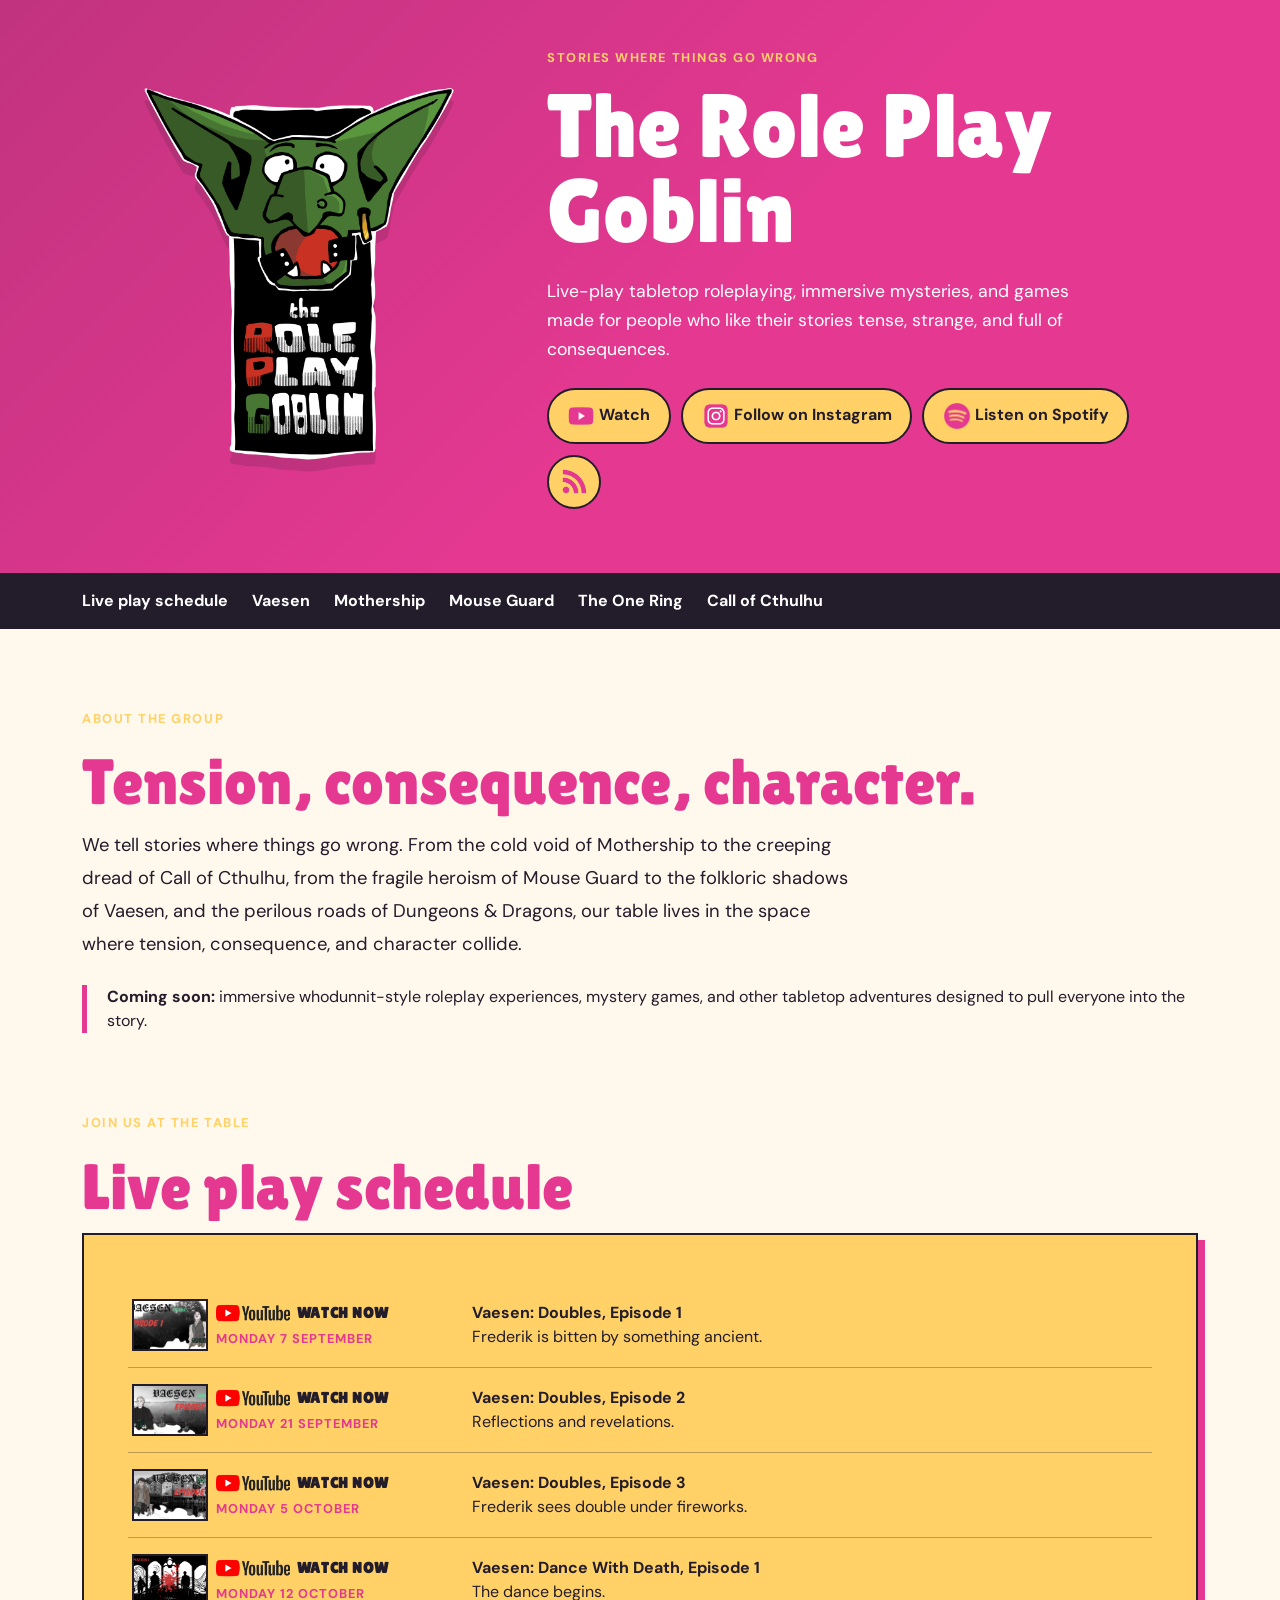
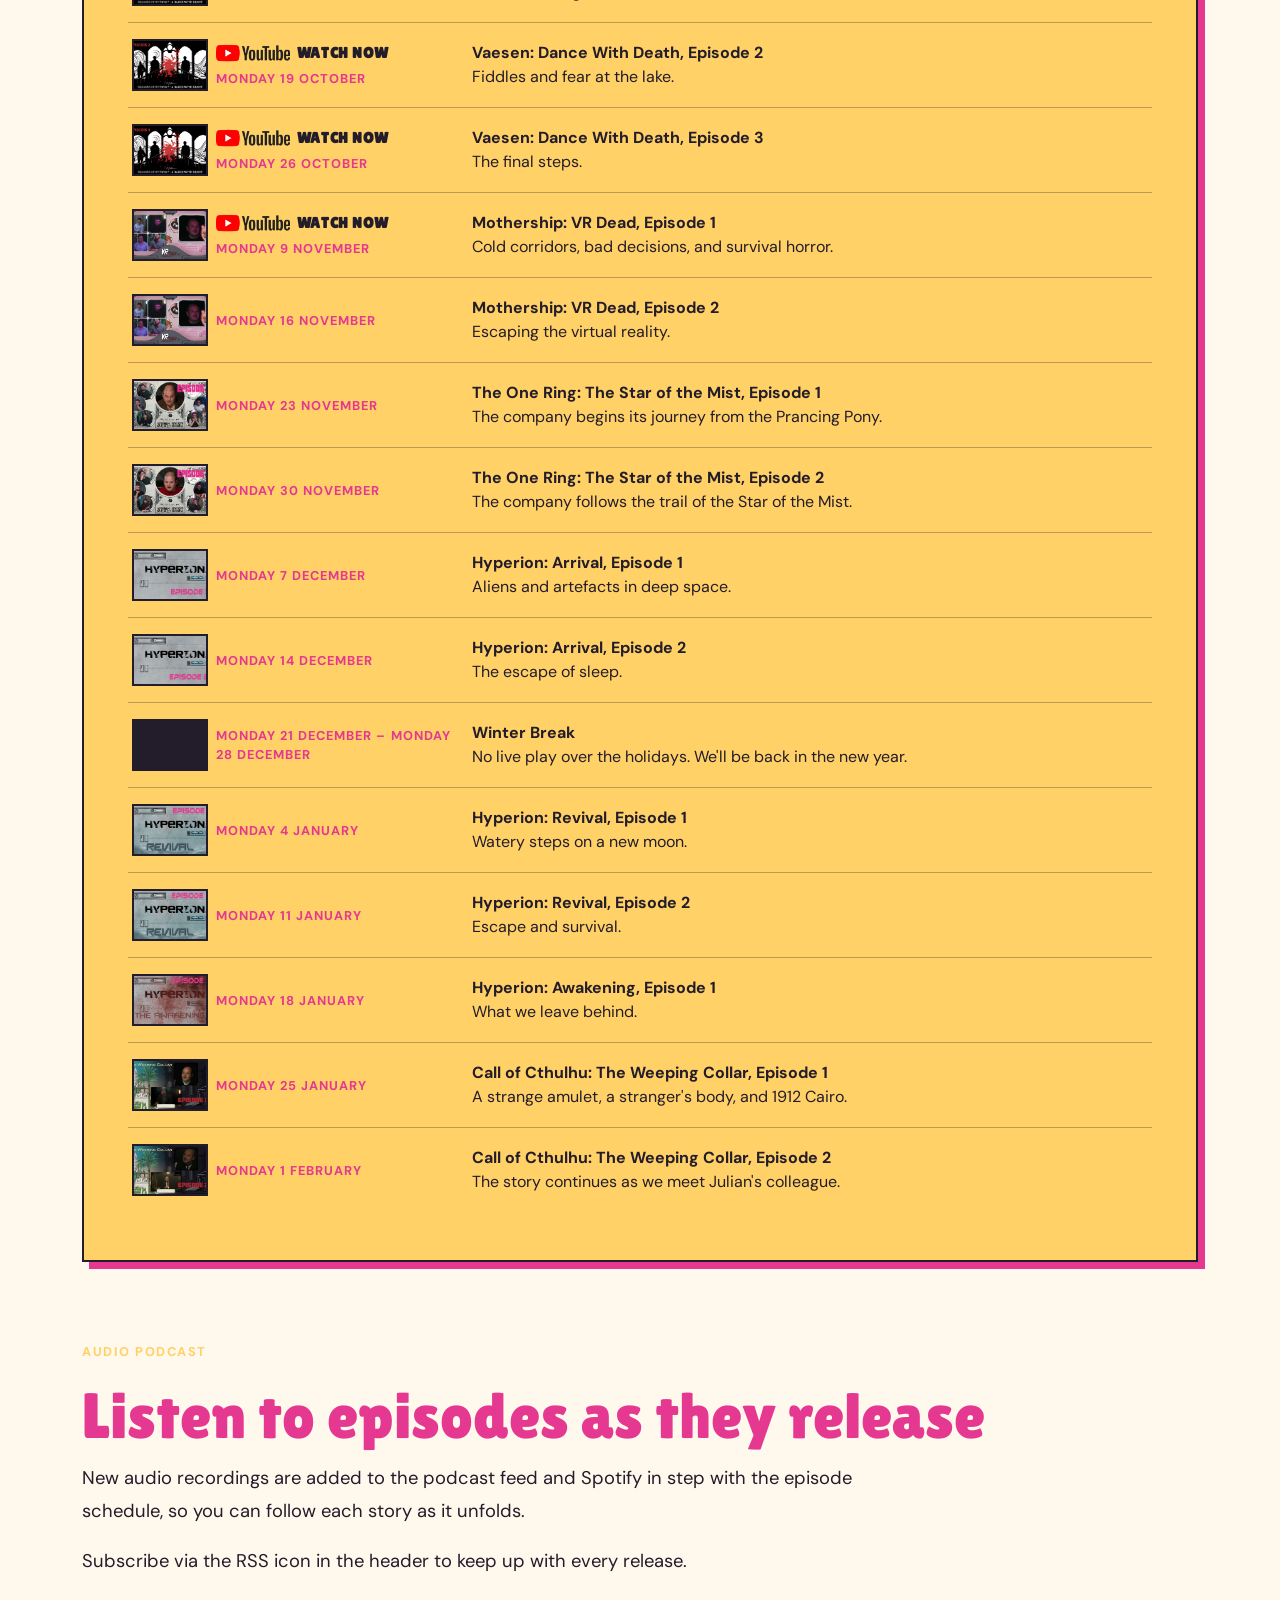
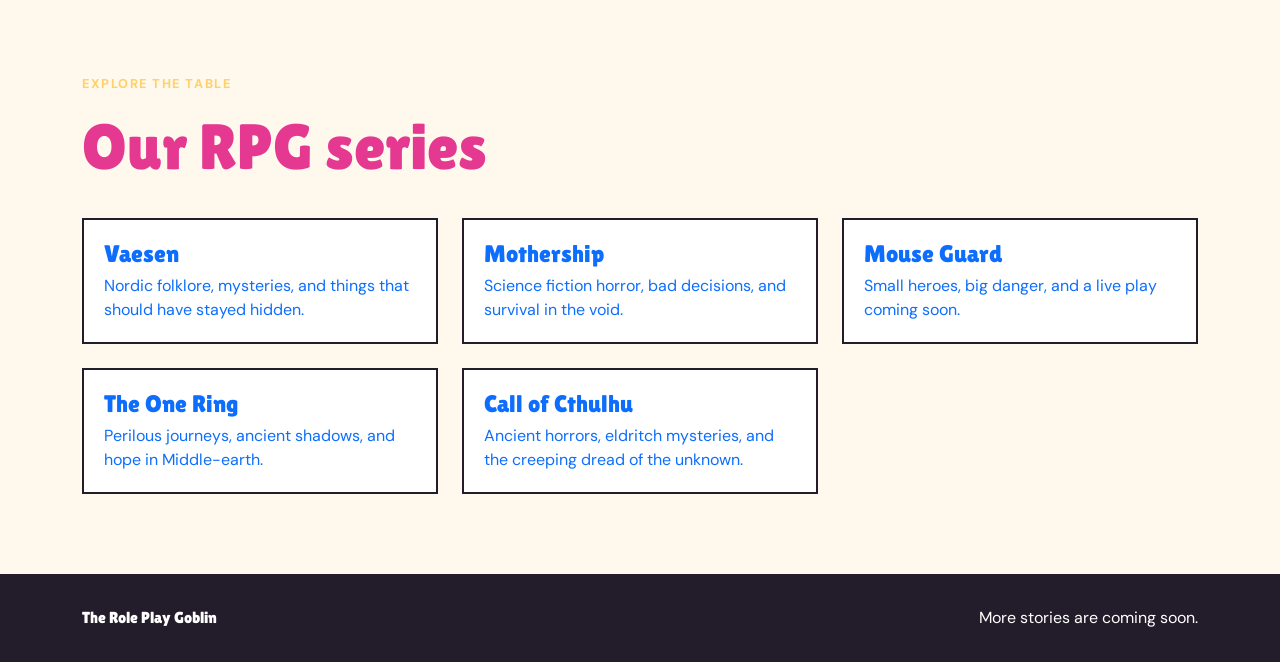
<file: index.html>
<!doctype html>
<html>
<head>
  <meta charset="utf-8">
  <meta name="viewport" content="width=device-width, initial-scale=1">
  <meta name="description" content="The Role Play Goblin: live-play stories, immersive mysteries, and tabletop roleplaying games.">
  <link rel="icon" type="image/png" href="images/trpg_short_title_log_square.png">
  <link rel="preconnect" href="https://fonts.googleapis.com">
	<link rel="preconnect" href="https://fonts.gstatic.com" crossorigin>
	<link href="https://fonts.googleapis.com/css2?family=DM+Sans:wght@400;500;700&family=Lilita+One&display=swap" rel="stylesheet">
  	<link href="https://cdn.jsdelivr.net/npm/bootstrap@5.3.3/dist/css/bootstrap.min.css" rel="stylesheet">
  <style>
    :root {
      --pink: #e43891;
      --ink: #231c2a;
      --cream: #fff8ed;
      --yellow: #ffd166;
    }

    * { box-sizing: border-box; }

    body {
      margin: 0;
      color: var(--ink);
      background: var(--cream);
      font-family: 'DM Sans', sans-serif;
    }

    .display-font, h1, h2, h3, .brand { font-family: 'Lilita One', sans-serif; }

    .hero {
      min-height: 470px;
      padding: 3rem 0 4rem;
      color: white;
      background-color: var(--pink);
      background-image: linear-gradient(135deg, rgba(35, 28, 42, .18), transparent 55%);
    }

    .hero-inner { min-height: 390px; }
    .logo { width: min(390px, 78%); filter: drop-shadow(0 12px 0 rgba(35, 28, 42, .15)); }
    .hero h1 { font-size: clamp(3rem, 7vw, 5.8rem); line-height: .95; }
    .hero-copy { max-width: 570px; font-size: 1.1rem; line-height: 1.65; }
    .eyebrow { color: var(--yellow); letter-spacing: .12em; text-transform: uppercase; font-weight: 700; font-size: .8rem; }

    .social-links { display: flex; flex-wrap: wrap; gap: .65rem; }
    .social-links a {
      color: var(--ink);
      background: var(--yellow);
      border: 2px solid var(--ink);
      border-radius: 999px;
      padding: .75rem 1.15rem;
      text-decoration: none;
      font-weight: 700;
      transition: transform .2s ease, box-shadow .2s ease;
    }
    .social-links a:hover { transform: translate(-2px, -2px); box-shadow: 4px 4px 0 var(--ink); }
    .social-links .rss-copy-link {
      display: inline-flex;
      align-items: center;
      justify-content: center;
      width: 54px;
      height: 54px;
      padding: 0;
      line-height: 1;
    }
    .rss-copy-link .rss-icon {
      width: 22px;
      height: 22px;
      display: block;
      fill: currentColor;
    }
    .rss-copy-link.copied {
      background: #b9fbc0;
      box-shadow: 4px 4px 0 var(--ink);
    }
    .copy-toast {
      position: fixed;
      right: 1rem;
      bottom: 1rem;
      background: var(--ink);
      color: white;
      border: 2px solid var(--yellow);
      border-radius: 999px;
      padding: .7rem 1rem;
      font-weight: 700;
      box-shadow: 0 10px 28px rgba(35, 28, 42, .18);
      opacity: 0;
      transform: translateY(12px);
      pointer-events: none;
      transition: opacity .2s ease, transform .2s ease;
      z-index: 1000;
    }
    .copy-toast.show {
      opacity: 1;
      transform: translateY(0);
    }
    .page-nav { background: var(--ink); }
    .page-nav a { color: white; text-decoration: none; font-weight: 700; }
    .page-nav a:hover { color: var(--yellow); }

    .content { padding: 5rem 0; }
    .section-heading { font-size: clamp(2.3rem, 5vw, 4rem); color: var(--pink); }
    .intro { max-width: 780px; font-size: 1.15rem; line-height: 1.8; }
    .offerings { border-left: 5px solid var(--pink); padding-left: 1.25rem; }
    .schedule { background: var(--yellow); border: 2px solid var(--ink); box-shadow: 7px 7px 0 var(--pink); }
    .schedule-item { padding: 1rem 0; border-bottom: 1px solid rgba(35, 28, 42, .3); }
    .schedule-item:last-child { border-bottom: 0; }
    .schedule-thumb { width: 76px; height: 52px; object-fit: cover; border: 2px solid var(--ink); }
    .schedule-date { color: var(--pink); font-weight: 700; text-transform: uppercase; font-size: .8rem; letter-spacing: .08em; }
    .watch-now {
      display: inline-flex;
      align-items: center;
      gap: .45rem;
      font-family: 'Lilita One', sans-serif;
      font-size: .95rem;
      letter-spacing: .04em;
      text-transform: uppercase;
      color: var(--ink);
      line-height: 1.2;
    }
    .watch-now a {
      display: inline-flex;
      align-items: center;
      justify-content: center;
      color: inherit;
      text-decoration: none;
    }
    .category-section { scroll-margin-top: 1rem; }
    .category-heading { display: flex; align-items: baseline; gap: .75rem; flex-wrap: wrap; }
    .category-label { color: var(--pink); font: 1.15rem 'DM Sans', sans-serif; font-weight: 700; }
    .episode-card { height: 100%; overflow: hidden; background: white; border: 2px solid var(--ink); }
    .episode-art { width: 100%; aspect-ratio: 16 / 9; object-fit: cover; display: block; background: var(--ink); }
    .episode-art-placeholder { display: grid; place-items: center; padding: 1rem; color: white; text-align: center; font-weight: 700; }
    .episode-body { padding: 1.25rem; }
    .episode-body h3 { margin: 0 0 .35rem; font-size: 1.5rem; }
    .coming-soon { background: var(--ink); color: white; }
    .coming-soon .section-heading, .coming-soon .eyebrow { color: var(--yellow); }
    .series-note { color: #63586b; font-size: .95rem; }
    .player-card { height: 100%; padding: 1.5rem; background: white; border: 2px solid var(--ink); box-shadow: 7px 7px 0 var(--yellow); }
    .portrait { width: 112px; aspect-ratio: 1; object-fit: cover; border: 3px solid var(--ink); border-radius: 50%; }
    .portrait-placeholder { display: grid; place-items: center; background: var(--pink); color: white; font: 2.8rem 'Lilita One', sans-serif; }
    .player-card h3 { margin-top: 1rem; margin-bottom: .2rem; font-size: 1.8rem; }
    .role { color: var(--pink); font-weight: 700; }
    footer { padding: 2rem 0; color: white; background: var(--ink); }

    @media (max-width: 767px) {
      .hero { padding-top: 2rem; }
      .hero-inner { min-height: auto; }
      .logo { width: 230px; }
      .hero-copy { font-size: 1rem; }
      .content { padding: 3.5rem 0; }
    }
  </style>
</head>
<body>
  <header class="hero">
    <div class="container hero-inner d-flex align-items-center">
      <div class="row align-items-center gy-5 w-100">
        <div class="col-lg-5 text-center">
          <img class="logo" src="images/trpg_logo_inv_new.png" alt="The Role Play Goblin logo">
        </div>
        <div class="col-lg-7">
          <p class="eyebrow mb-3">Stories where things go wrong</p>
          <h1 class="mb-4">The Role Play Goblin</h1>
          <p class="hero-copy mb-4">Live-play tabletop roleplaying, immersive mysteries, and games made for people who like their stories tense, strange, and full of consequences.</p>
          <nav class="social-links" aria-label="Social links">
            <a href="https://www.youtube.com/channel/UC_iLuOQkk2GVkgqkTtTSJYw" target="_blank" rel="noopener">
              <img src="images/youtube_icon.png" width="28" height="28" alt="Watch on YouTube"> Watch
            </a>
            <a href="https://www.instagram.com/theroleplaygoblin/" target="_blank" rel="noopener">
              <img src="images/insta_icon.png" width="28" height="28" alt="Follow on Instagram"> Follow on Instagram
            </a>
            <a href="https://open.spotify.com/show/1xSlCPKiNIIGX0DpBIR5LS?si=1337a3807b0a43d3" target="_blank" rel="noopener">
              <img src="images/spotify_icon.png" width="28" height="28" alt="Listen on Spotify"> Listen on Spotify
            </a>
            <a href="https://podcast.therpgoblin.co.uk/feed.xml" class="rss-copy-link" data-feed-url="https://podcast.therpgoblin.co.uk/feed.xml" aria-label="Copy RSS feed URL" title="Copy RSS feed URL">
              <img src="images/rss_icon_2.png" width="35" height="35" alt="RSS feed icon">
              <span class="visually-hidden">Copy RSS feed URL</span>
            </a>
          </nav>
        </div>
      </div>
    </div>
  </header>

  <nav class="page-nav" aria-label="Site navigation">
    <div class="container d-flex gap-4 py-3 flex-wrap">
      <a href="#schedule">Live play schedule</a>
      <a href="vaesen.html">Vaesen</a>
      <a href="mothership.html">Mothership</a>
      <a href="mouseguard.html">Mouse Guard</a>
      <a href="tor.html">The One Ring</a>
      <a href="cthulhu.html">Call of Cthulhu</a>
    </div>
  </nav>

  <main>
    <section class="content" aria-labelledby="about-heading">
      <div class="container">
        <p class="eyebrow">About the group</p>
        <h2 id="about-heading" class="section-heading">Tension, consequence, character.</h2>
        <p class="intro">We tell stories where things go wrong. From the cold void of Mothership to the creeping dread of Call of Cthulhu, from the fragile heroism of Mouse Guard to the folkloric shadows of Vaesen, and the perilous roads of Dungeons &amp; Dragons, our table lives in the space where tension, consequence, and character collide.</p>
        <div class="offerings mt-4">
          <p class="mb-0"><strong>Coming soon:</strong> immersive whodunnit-style roleplay experiences, mystery games, and other tabletop adventures designed to pull everyone into the story.</p>
        </div>
      </div>
    </section>

    <section id="schedule" class="content pt-0" aria-labelledby="schedule-heading">
      <div class="container">
        <p class="eyebrow">Join us at the table</p>
        <h2 id="schedule-heading" class="section-heading">Live play schedule</h2>
        <div class="schedule p-4 p-md-5">
          <div class="schedule-item row g-2 align-items-center">
            <div class="col-auto"><img class="schedule-thumb" src="images/vaesen/doubles_ep1_still.png" alt=""></div>
            <div class="col-md-3 schedule-date">
              <div class="watch-now">
                <a href="https://youtu.be/9Hrv9qN8XE8?si=QEjXTubyAr9FMvUW" target="_blank" rel="noopener noreferrer" aria-label="Watch episode 1 on YouTube">
                  <img src="images/youtube_watch_icon.png" height="22" alt="Watch on YouTube">
                </a>
                <span>Watch Now</span>
              </div>
              <div>
                <time datetime="2026-09-07">Monday 7 September</time>
              </div>
            </div>
            <div class="col"><strong>Vaesen: Doubles, Episode 1</strong><br>Frederik is bitten by something ancient.</div>
          </div>
          <div class="schedule-item row g-2 align-items-center">
            <div class="col-auto"><img class="schedule-thumb" src="images/vaesen/doubles_ep2_still.png" alt=""></div>
            <div class="col-md-3 schedule-date">
              <div class="watch-now">
                <a href="https://youtu.be/AnkgOGsz8a8?si=aFvEmVTHpzKaoLs2" target="_blank" rel="noopener noreferrer" aria-label="Watch episode 2 on YouTube">
                  <img src="images/youtube_watch_icon.png" height="22" alt="Watch on YouTube">
                </a>
                <span>Watch Now</span>
              </div>
              <div>
                <time datetime="2026-09-21">Monday 21 September</time>
              </div>
            </div>
            <div class="col"><strong>Vaesen: Doubles, Episode 2</strong><br>Reflections and revelations.</div>
          </div>
          <div class="schedule-item row g-2 align-items-center">
            <div class="col-auto"><img class="schedule-thumb" src="images/vaesen/doubles_ep3_still.png" alt=""></div>
            <div class="col-md-3 schedule-date">
              <div class="watch-now">
                <a href="https://youtu.be/oXn3RMevXMo" target="_blank" rel="noopener noreferrer" aria-label="Watch episode 3 on YouTube">
                  <img src="images/youtube_watch_icon.png" height="22" alt="Watch on YouTube">
                </a>
                <span>Watch Now</span>
              </div>
              <div>
                <time datetime="2026-10-05">Monday 5 October</time>
              </div>
            </div>
            <div class="col"><strong>Vaesen: Doubles, Episode 3</strong><br>Frederik sees double under fireworks.</div>
          </div>
          <div class="schedule-item row g-2 align-items-center">
            <div class="col-auto"><img class="schedule-thumb" src="images/vaesen/NeckIntroThumbnailEp1.png" alt=""></div>
            <div class="col-md-3 schedule-date">
              <div class="watch-now">
                <a href="https://youtu.be/kWre4g8wbMM" target="_blank" rel="noopener noreferrer" aria-label="Watch episode 1 on YouTube">
                  <img src="images/youtube_watch_icon.png" height="22" alt="Watch on YouTube">
                </a>
                <span>Watch Now</span>
              </div>
              <div>
                <time datetime="2026-10-12">Monday 12 October</time>
              </div>
            </div>
            <div class="col"><strong>Vaesen: Dance With Death, Episode 1</strong><br>The dance begins.</div>
          </div>
          <div class="schedule-item row g-2 align-items-center">
            <div class="col-auto"><img class="schedule-thumb" src="images/vaesen/NeckIntroThumbnailEp2.png" alt=""></div>
            <div class="col-md-3 schedule-date">
              <div class="watch-now">
                <a href="https://youtu.be/fnWXrib1QpE" target="_blank" rel="noopener noreferrer" aria-label="Watch episode 2 on YouTube">
                  <img src="images/youtube_watch_icon.png" height="22" alt="Watch on YouTube">
                </a>
                <span>Watch Now</span>
              </div>
               <div>
                <time datetime="2026-10-19">Monday 19 October</time>
               </div>
            </div>
            <div class="col"><strong>Vaesen: Dance With Death, Episode 2</strong><br>Fiddles and fear at the lake.</div>
          </div>
          <div class="schedule-item row g-2 align-items-center">
            <div class="col-auto"><img class="schedule-thumb" src="images/vaesen/NeckIntroThumbnailEp3.png" alt=""></div>
            <div class="col-md-3 schedule-date">
              <div class="watch-now">
                <a href="https://youtu.be/_vn61cVj_Ok" target="_blank" rel="noopener noreferrer" aria-label="Watch episode 3 on YouTube">
                  <img src="images/youtube_watch_icon.png" height="22" alt="Watch on YouTube">
                </a>
                <span>Watch Now</span>
              </div>
              <div>
                <time datetime="2026-10-26">Monday 26 October</time>
              </div>
            </div>
            <div class="col"><strong>Vaesen: Dance With Death, Episode 3</strong><br>The final steps.</div>
          </div>
          <div class="schedule-item row g-2 align-items-center">
            <div class="col-auto"><img class="schedule-thumb" src="images/mothership/VRDeadEpisode1.png" alt=""></div>
            <div class="col-md-3 schedule-date">
              <div class="watch-now">
                <a href="https://youtu.be/keQUdqvHPnc" target="_blank" rel="noopener noreferrer" aria-label="Watch VR Dead episode 1 on YouTube">
                  <img src="images/youtube_watch_icon.png" height="22" alt="Watch on YouTube">
                </a>
                <span>Watch Now</span>
              </div>
              <div>
                <time datetime="2026-11-09">Monday 9 November</time>
              </div>
            </div>
            <div class="col"><strong>Mothership: VR Dead, Episode 1</strong><br>Cold corridors, bad decisions, and survival horror.</div>
          </div>
          <div class="schedule-item row g-2 align-items-center">
            <div class="col-auto"><img class="schedule-thumb" src="images/mothership/VRDeadEpisode1.png" alt=""></div>
            <div class="col-md-3 schedule-date"><time datetime="2026-11-16">Monday 16 November</time></div>
            <div class="col"><strong>Mothership: VR Dead, Episode 2</strong><br>Escaping the virtual reality.</div>
          </div>
          <div class="schedule-item row g-2 align-items-center">
            <div class="col-auto"><img class="schedule-thumb" src="images/tor/StarOfMistEp1Screen.png" alt=""></div>
            <div class="col-md-3 schedule-date"><time datetime="2026-11-23">Monday 23 November</time></div>
            <div class="col"><strong>The One Ring: The Star of the Mist, Episode 1</strong><br>The company begins its journey from the Prancing Pony.</div>
          </div>
          <div class="schedule-item row g-2 align-items-center">
            <div class="col-auto"><img class="schedule-thumb" src="images/tor/StarOfMistEp2Screen.png" alt=""></div>
            <div class="col-md-3 schedule-date"><time datetime="2026-11-30">Monday 30 November</time></div>
            <div class="col"><strong>The One Ring: The Star of the Mist, Episode 2</strong><br>The company follows the trail of the Star of the Mist.</div>
          </div>
          <div class="schedule-item row g-2 align-items-center">
            <div class="col-auto"><img class="schedule-thumb" src="images/mothership/arrival_ep1_screen.png" alt=""></div>
            <div class="col-md-3 schedule-date"><time datetime="2026-12-07">Monday 7 December</time></div>
            <div class="col"><strong>Hyperion: Arrival, Episode 1</strong><br>Aliens and artefacts in deep space.</div>
          </div>
          <div class="schedule-item row g-2 align-items-center">
            <div class="col-auto"><img class="schedule-thumb" src="images/mothership/arrival_ep2_screen.png" alt=""></div>
            <div class="col-md-3 schedule-date"><time datetime="2026-12-14">Monday 14 December</time></div>
            <div class="col"><strong>Hyperion: Arrival, Episode 2</strong><br>The escape of sleep.</div>
          </div>
          <div class="schedule-item row g-2 align-items-center">
            <div class="col-auto"><div class="schedule-thumb" aria-hidden="true" style="background: var(--ink);"></div></div>
            <div class="col-md-3 schedule-date"><time datetime="2026-12-21">Monday 21 December</time> &ndash; <time datetime="2026-12-28">Monday 28 December</time></div>
            <div class="col"><strong>Winter Break</strong><br>No live play over the holidays. We'll be back in the new year.</div>
          </div>
          <div class="schedule-item row g-2 align-items-center">
            <div class="col-auto"><img class="schedule-thumb" src="images/mothership/revival_ep1_screen.png" alt=""></div>
            <div class="col-md-3 schedule-date"><time datetime="2027-01-04">Monday 4 January</time></div>
            <div class="col"><strong>Hyperion: Revival, Episode 1</strong><br>Watery steps on a new moon.</div>
          </div>
          <div class="schedule-item row g-2 align-items-center">
            <div class="col-auto"><img class="schedule-thumb" src="images/mothership/revival_ep2_screen.png" alt=""></div>
            <div class="col-md-3 schedule-date"><time datetime="2027-01-11">Monday 11 January</time></div>
            <div class="col"><strong>Hyperion: Revival, Episode 2</strong><br>Escape and survival.</div>
          </div>
          <div class="schedule-item row g-2 align-items-center">
            <div class="col-auto"><img class="schedule-thumb" src="images/mothership/awakening_ep1_screen.png" alt=""></div>
            <div class="col-md-3 schedule-date"><time datetime="2027-01-18">Monday 18 January</time></div>
            <div class="col"><strong>Hyperion: Awakening, Episode 1</strong><br>What we leave behind.</div>
          </div>
          <div class="schedule-item row g-2 align-items-center">
            <div class="col-auto"><img class="schedule-thumb" src="images/cthulhu/WeepingCollarEpisode1.png" alt=""></div>
            <div class="col-md-3 schedule-date"><time datetime="2027-01-25">Monday 25 January</time></div>
            <div class="col"><strong>Call of Cthulhu: The Weeping Collar, Episode 1</strong><br>A strange amulet, a stranger's body, and 1912 Cairo.</div>
          </div>
          <div class="schedule-item row g-2 align-items-center">
            <div class="col-auto"><img class="schedule-thumb" src="images/cthulhu/WeepingCollarEpisode2.png" alt=""></div>
            <div class="col-md-3 schedule-date"><time datetime="2027-02-01">Monday 1 February</time></div>
            <div class="col"><strong>Call of Cthulhu: The Weeping Collar, Episode 2</strong><br>The story continues as we meet Julian's colleague.</div>
          </div>
        </div>
      </div>
    </section>

    <section class="content pt-0" aria-labelledby="about-heading">
      <div class="container">
        <p class="eyebrow mb-3">Audio podcast</p>
        <h2 id="about-heading" class="section-heading">Listen to episodes as they release</h2>
        <p class="intro">New audio recordings are added to the podcast feed and Spotify in step with the episode schedule, so you can follow each story as it unfolds.</p>
        <p class="intro">Subscribe via the RSS icon in the header to keep up with every release.</p>
      </div>
    </section>

    <section class="content pt-0" aria-labelledby="series-heading">
      <div class="container">
        <p class="eyebrow">Explore the table</p>
        <h2 id="series-heading" class="section-heading">Our RPG series</h2>
        <div class="row g-4 mt-2">
          <div class="col-md-4"><a class="episode-card d-block text-decoration-none" href="vaesen.html"><div class="episode-body"><h3>Vaesen</h3><p class="mb-0">Nordic folklore, mysteries, and things that should have stayed hidden.</p></div></a></div>
          <div class="col-md-4"><a class="episode-card d-block text-decoration-none" href="mothership.html"><div class="episode-body"><h3>Mothership</h3><p class="mb-0">Science fiction horror, bad decisions, and survival in the void.</p></div></a></div>
          <div class="col-md-4"><a class="episode-card d-block text-decoration-none" href="mouseguard.html"><div class="episode-body"><h3>Mouse Guard</h3><p class="mb-0">Small heroes, big danger, and a live play coming soon.</p></div></a></div>
          <div class="col-md-4"><a class="episode-card d-block text-decoration-none" href="tor.html"><div class="episode-body"><h3>The One Ring</h3><p class="mb-0">Perilous journeys, ancient shadows, and hope in Middle-earth.</p></div></a></div>
          <div class="col-md-4"><a class="episode-card d-block text-decoration-none" href="cthulhu.html"><div class="episode-body"><h3>Call of Cthulhu</h3><p class="mb-0">Ancient horrors, eldritch mysteries, and the creeping dread of the unknown.</p></div></a></div>
        </div>
      </div>
    </section>

  </main>

  <footer>
    <div class="container d-flex justify-content-between align-items-center flex-wrap gap-3">
      <span class="brand">The Role Play Goblin</span>
      <span>More stories are coming soon.</span>
    </div>
  </footer>

  <div class="copy-toast" id="copyToast" role="status" aria-live="polite">Link copied</div>

  <script>
    const rssCopyLinks = document.querySelectorAll('.rss-copy-link');
    const copyToast = document.getElementById('copyToast');

    function showCopyToast() {
      copyToast.classList.add('show');
      window.clearTimeout(showCopyToast.timeoutId);
      showCopyToast.timeoutId = window.setTimeout(() => {
        copyToast.classList.remove('show');
      }, 1400);
    }

    rssCopyLinks.forEach((link) => {
      const originalLabel = link.getAttribute('aria-label') || 'Copy RSS feed URL';

      link.addEventListener('click', async (event) => {
        event.preventDefault();

        const feedUrl = link.dataset.feedUrl;

        try {
          if (navigator.clipboard && window.isSecureContext) {
            await navigator.clipboard.writeText(feedUrl);
          } else {
            const tempInput = document.createElement('textarea');
            tempInput.value = feedUrl;
            tempInput.setAttribute('readonly', '');
            tempInput.style.position = 'fixed';
            tempInput.style.opacity = '0';
            document.body.appendChild(tempInput);
            tempInput.select();
            document.execCommand('copy');
            document.body.removeChild(tempInput);
          }

          link.classList.add('copied');
          link.setAttribute('aria-label', 'RSS feed URL copied');
          link.title = 'RSS feed URL copied';
          showCopyToast();

          window.setTimeout(() => {
            link.classList.remove('copied');
            link.setAttribute('aria-label', originalLabel);
            link.title = originalLabel;
          }, 1400);
        } catch (error) {
          link.setAttribute('aria-label', 'Copy RSS feed URL failed');
          link.title = 'Copy failed';
        }
      });
    });
  </script>

</body>
</html>
</file>
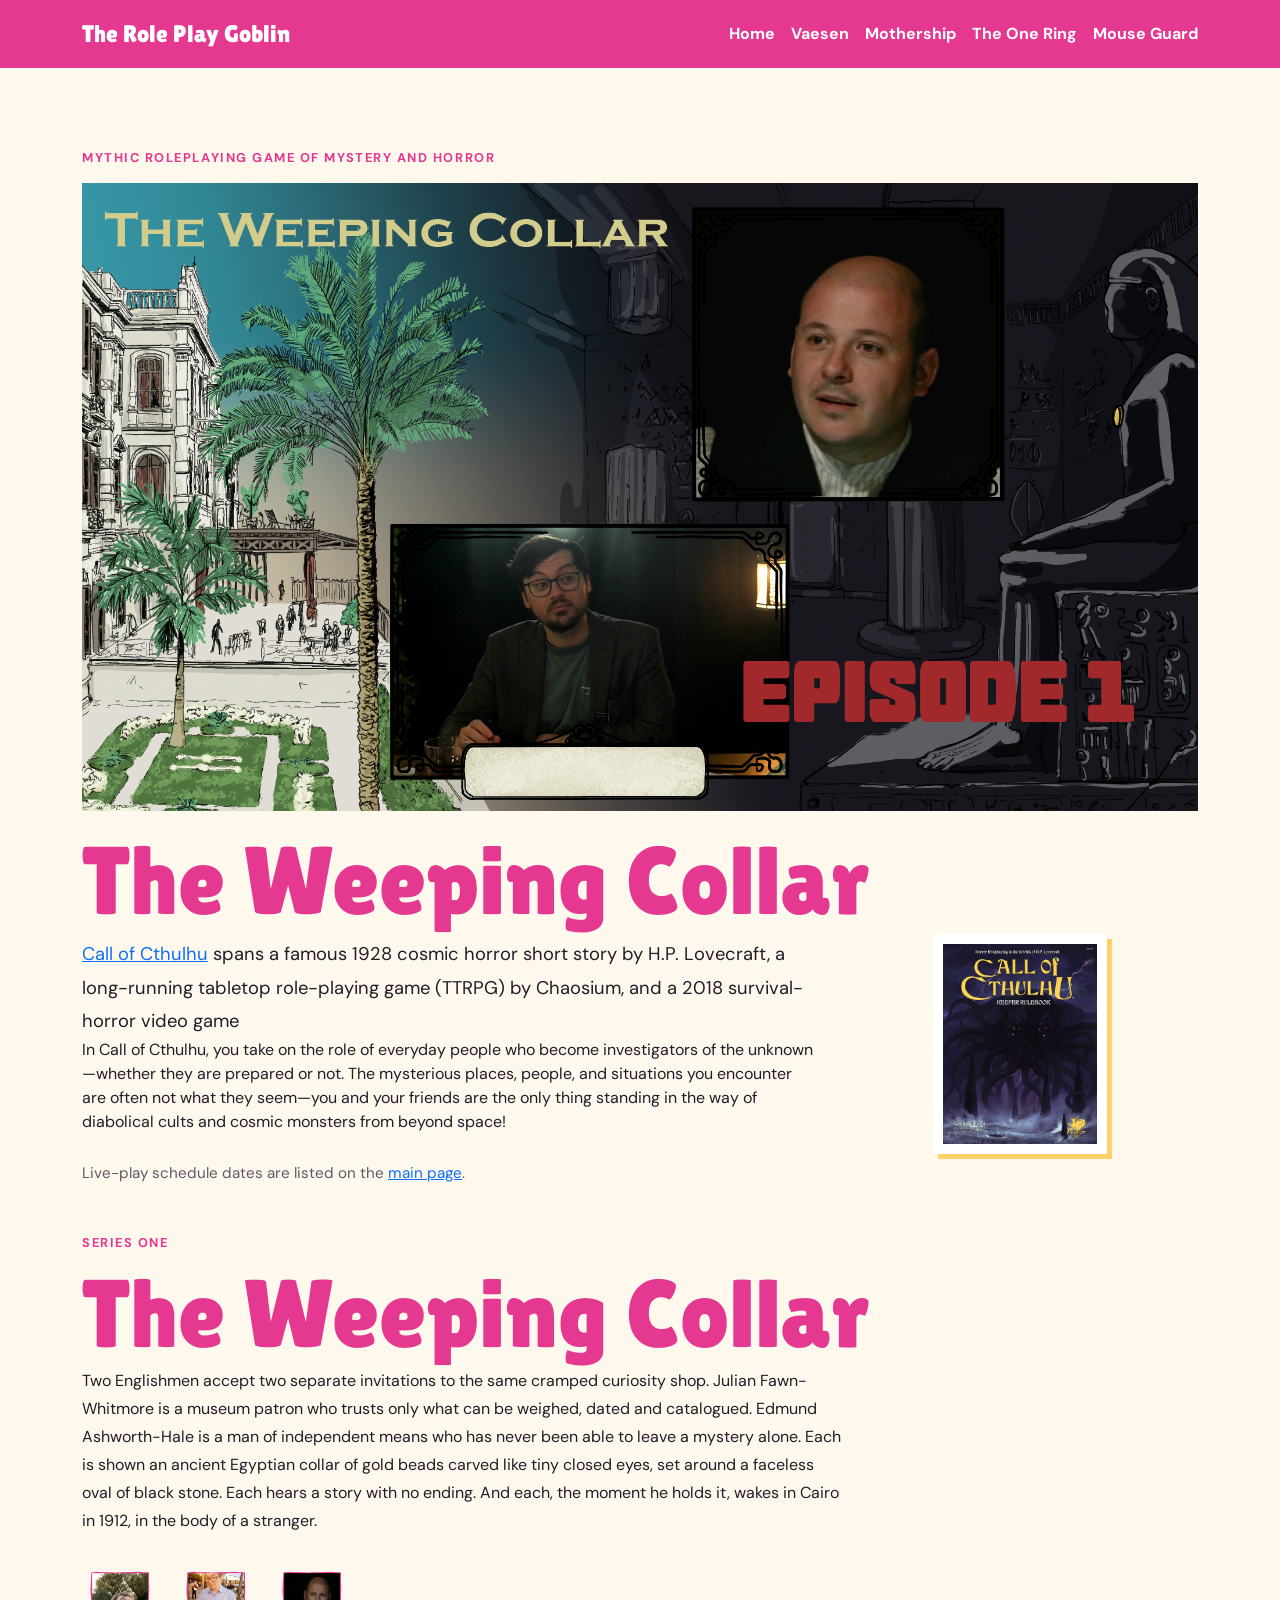
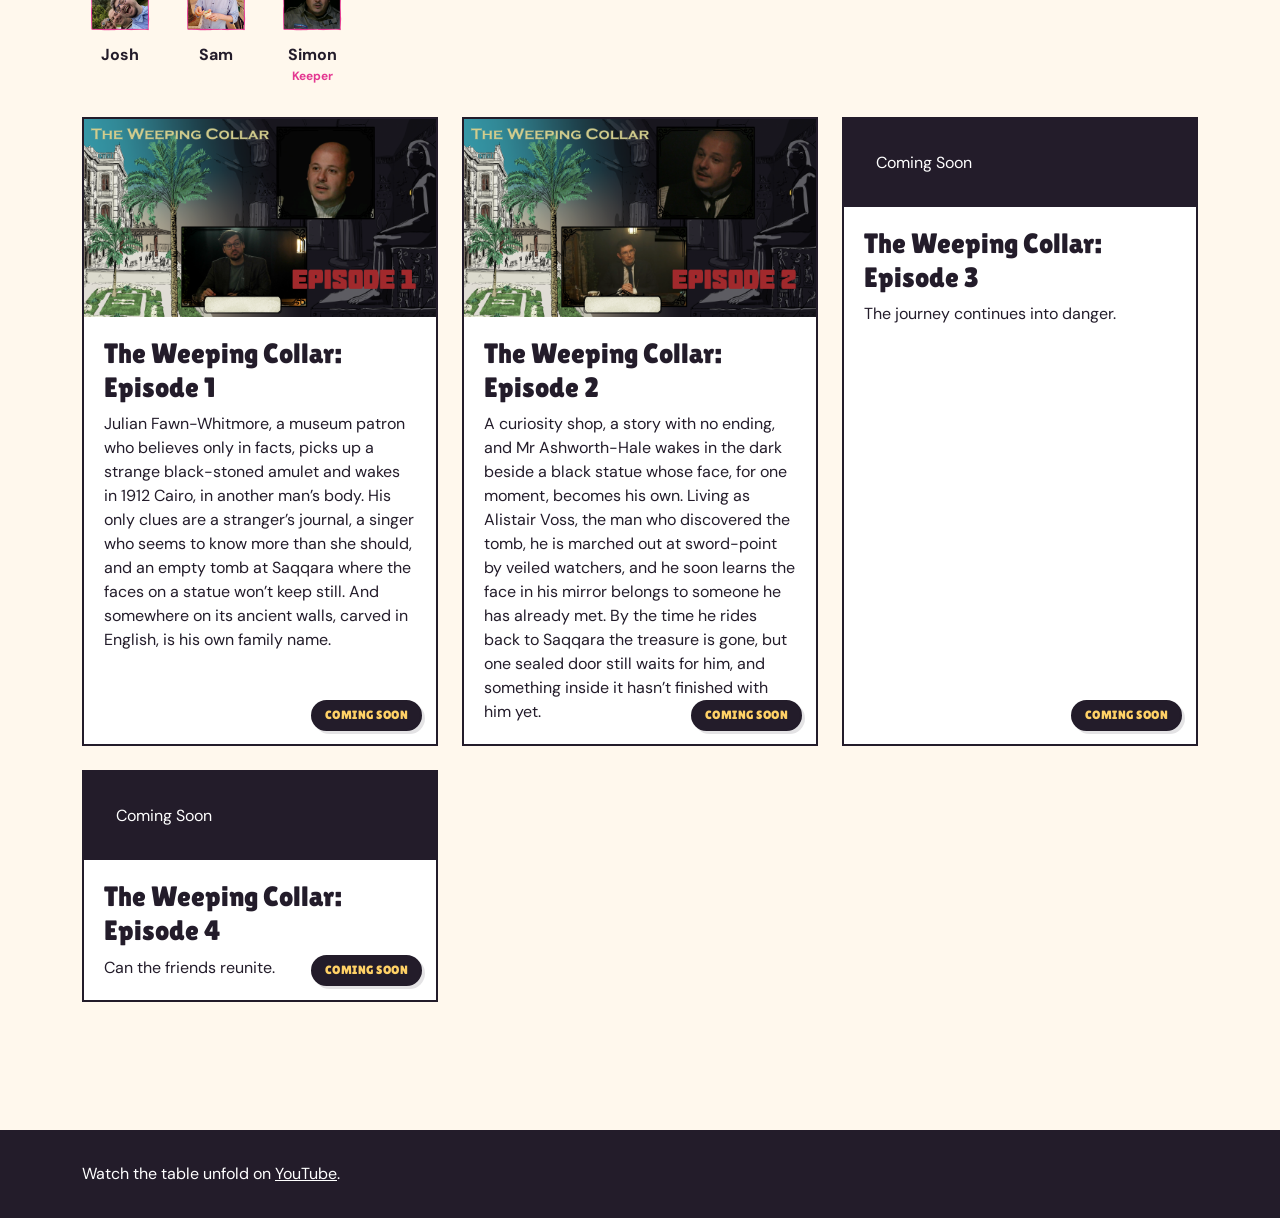
<file: cthulhu.html>
<!doctype html>
<html lang="en">
<head>
  <meta charset="utf-8">
  <meta name="viewport" content="width=device-width, initial-scale=1">
  <meta name="description" content="Call of Cthulhu live-play episodes from The Role Play Goblin.">
  <title>Call of Cthulhu | The Role Play Goblin</title>
  <link rel="icon" type="image/png" href="images/trpg_short_title_log_square.png">
  <link rel="preconnect" href="https://fonts.googleapis.com">
  <link rel="preconnect" href="https://fonts.gstatic.com" crossorigin>
  <link href="https://fonts.googleapis.com/css2?family=DM+Sans:wght@400;500;700&family=Lilita+One&display=swap" rel="stylesheet">
  <link href="https://cdn.jsdelivr.net/npm/bootstrap@5.3.3/dist/css/bootstrap.min.css" rel="stylesheet">
  <link href="category.css" rel="stylesheet">
</head>
<body>
  <header class="site-header">
    <div class="container d-flex justify-content-between align-items-center flex-wrap gap-3">
      <a class="brand" href="index.html">The Role Play Goblin</a>
      <nav class="site-nav" aria-label="Site navigation"><a href="index.html">Home</a><a href="vaesen.html">Vaesen</a><a href="mothership.html">Mothership</a><a href="tor.html">The One Ring</a><a href="mouseguard.html">Mouse Guard</a></nav>
    </div>
  </header>
  <main>
    <div class="container">
      <p class="eyebrow">Mythic roleplaying game of mystery and horror</p>
      <img src="images/cthulhu/WeepingCollarEpisode1.png" alt="The Weeping Collar banner" class="img-fluid mb-4">
      <h1 class="page-heading">The Weeping Collar</h1>
      <div class="row align-items-center g-4 mb-2">
        <div class="col-md-8">
          <p class="intro mb-0"><a href="https://www.chaosium.com/call-of-cthulhu-rpg" target="_blank" rel="noopener noreferrer">Call of Cthulhu</a> spans a famous 1928 cosmic horror short story by H.P. Lovecraft, a long-running tabletop role-playing game (TTRPG) by Chaosium, and a 2018 survival-horror video game</p>
          <p>In Call of Cthulhu, you take on the role of everyday people who become investigators of the unknown—whether they are prepared or not. The mysterious places, people, and situations you encounter are often not what they seem—you and your friends are the only thing standing in the way of diabolical cults and cosmic monsters from beyond space!</p>
        </div>
        <div class="col-md-4 text-center">
          <img src="images/cthulhu/cthulhu_book.gif" alt="Call of Cthulhu roleplaying game book cover" class="img-fluid category-book">
        </div>
      </div>
      <p class="series-note">Live-play schedule dates are listed on the <a href="index.html#schedule">main page</a>.</p>
      <section class="series-block mt-5" aria-labelledby="star-of-the-mist-heading">
        <p class="eyebrow">Series one</p>
        <h2 id="star-of-the-mist-heading" class="page-heading">The Weeping Collar</h2>
        <p class="series-description">Two Englishmen accept two separate invitations to the same cramped curiosity shop. Julian Fawn-Whitmore is a museum patron who trusts only what can be weighed, dated and catalogued. Edmund Ashworth-Hale is a man of independent means who has never been able to leave a mystery alone. Each is shown an ancient Egyptian collar of gold beads carved like tiny closed eyes, set around a faceless oval of black stone. Each hears a story with no ending. And each, the moment he holds it, wakes in Cairo in 1912, in the body of a stranger.</p>
        <div class="cast" aria-label="The Weeping Collar players">
          <div class="cast-member"><img class="cast-photo" src="images/bio_pink_jk.png" alt="Portrait of Josh"><span>Josh</span></div>
          <div class="cast-member"><img class="cast-photo" src="images/bio_pink_sa.png" alt="Portrait of Sam"><span>Sam</span></div>
          <div class="cast-member"><img class="cast-photo" src="images/bio_pink_se.png" alt="Simon"><span>Simon</span><span class="cast-role">Keeper</span></div>
        </div>
        <div class="row g-4">
          <div class="col-md-4"><article class="episode-card"><img class="episode-art" src="images/cthulhu/WeepingCollarEpisode1.png" alt="The Weeping Collar Episode 1 thumbnail"><div class="episode-body"><h3>The Weeping Collar: Episode 1</h3><p class="mb-0">Julian Fawn-Whitmore, a museum patron who believes only in facts, picks up a strange black-stoned amulet and wakes in 1912 Cairo, in another man’s body. His only clues are a stranger’s journal, a singer who seems to know more than she should, and an empty tomb at Saqqara where the faces on a statue won’t keep still. And somewhere on its ancient walls, carved in English, is his own family name.</p><span class="video-badge coming-soon-badge">Coming Soon</span></div></article></div>
          <div class="col-md-4"><article class="episode-card"><img class="episode-art" src="images/cthulhu/WeepingCollarEpisode2.png" alt="The Weeping Collar Episode 1 thumbnail"><div class="episode-body"><h3>The Weeping Collar: Episode 2</h3><p class="mb-0">A curiosity shop, a story with no ending, and Mr Ashworth-Hale wakes in the dark beside a black statue whose face, for one moment, becomes his own. Living as Alistair Voss, the man who discovered the tomb, he is marched out at sword-point by veiled watchers, and he soon learns the face in his mirror belongs to someone he has already met. By the time he rides back to Saqqara the treasure is gone, but one sealed door still waits for him, and something inside it hasn’t finished with him yet.</p><span class="video-badge coming-soon-badge">Coming Soon</span></div></article></div>
          <div class="col-md-4"><article class="episode-card"><div class="coming-soon">Coming Soon</div><div class="episode-body"><h3>The Weeping Collar: Episode 3</h3><p class="mb-0">The journey continues into danger.</p><span class="video-badge coming-soon-badge">Coming Soon</span></div></article></div>
          <div class="col-md-4"><article class="episode-card"><div class="coming-soon">Coming Soon</div><div class="episode-body"><h3>The Weeping Collar: Episode 4</h3><p class="mb-0">Can the friends reunite.</p><span class="video-badge coming-soon-badge">Coming Soon</span></div></article></div>
        </div>
      </section>
    </div>
  </main>
  <footer><div class="container">Watch the table unfold on <a class="text-white" href="https://www.youtube.com/channel/UC_iLuOQkk2GVkgqkTtTSJYw">YouTube</a>.</div></footer>
</body>
</html>
</file>
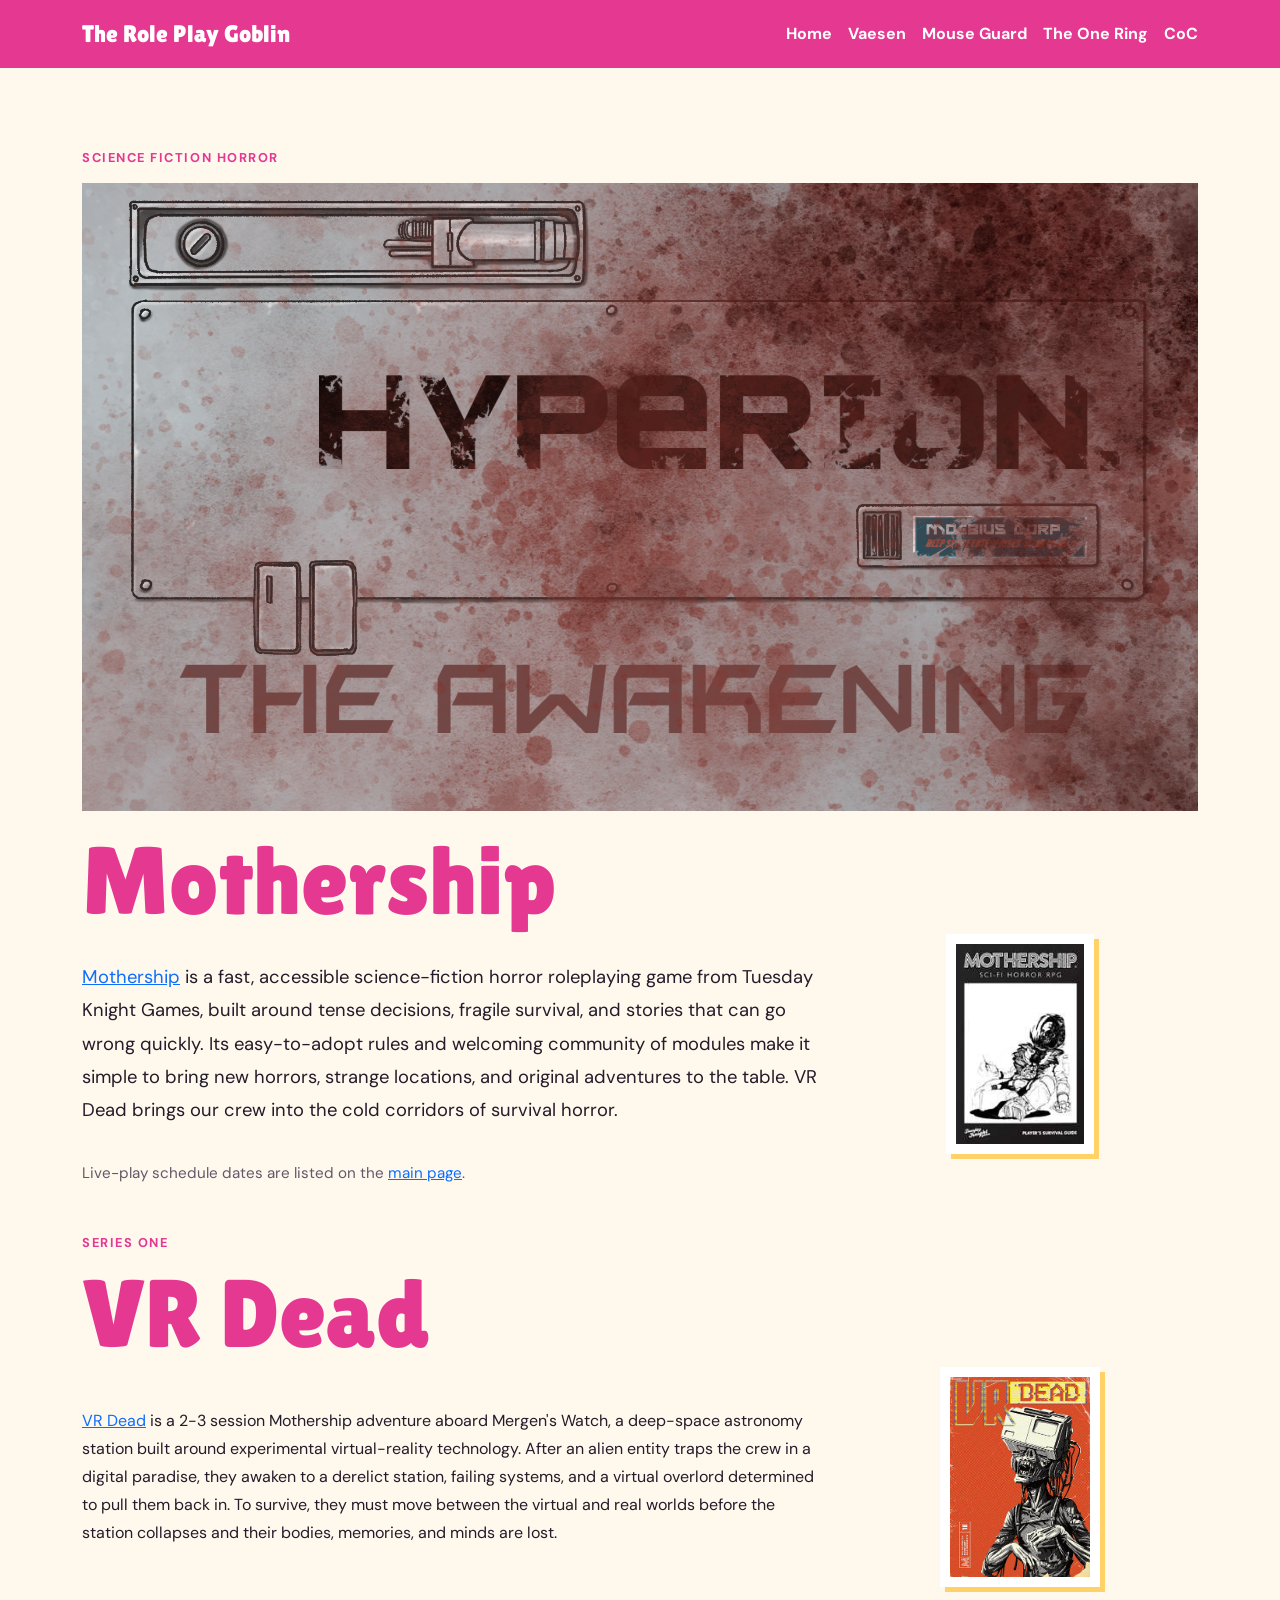
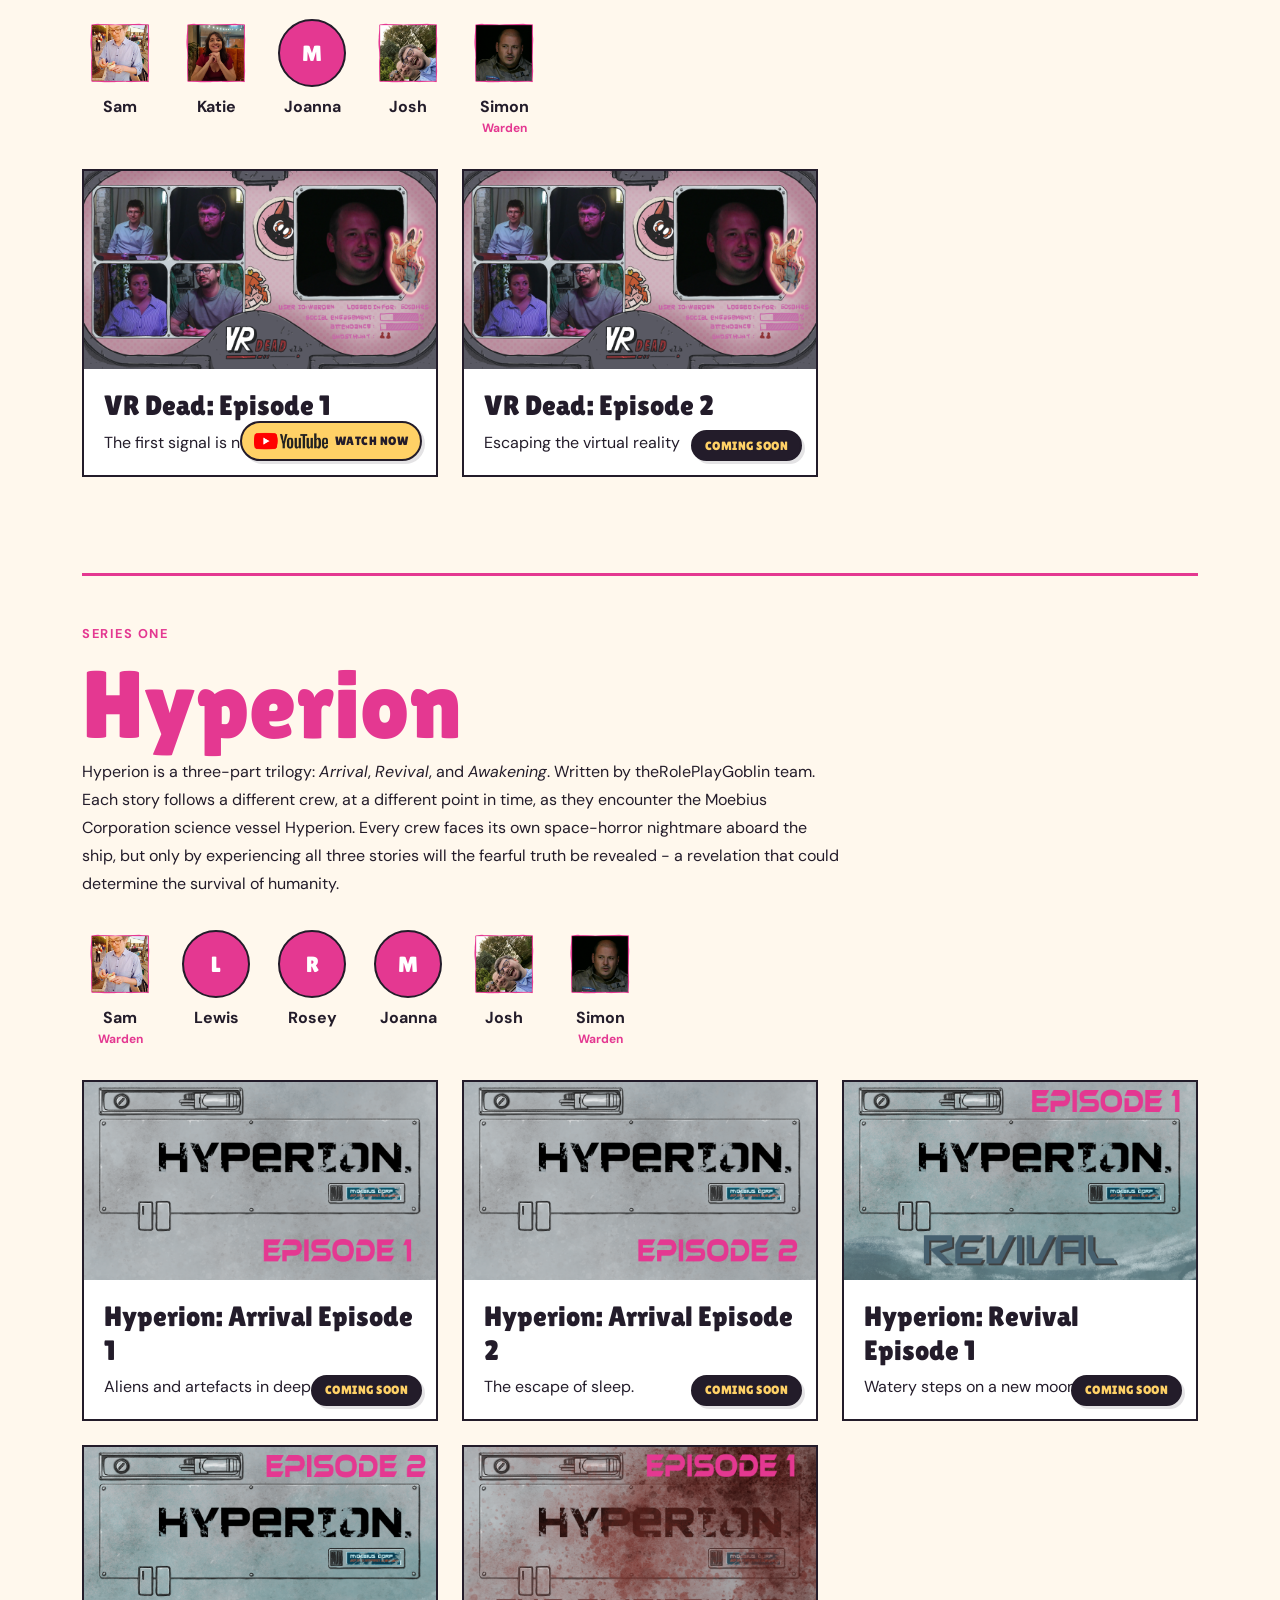
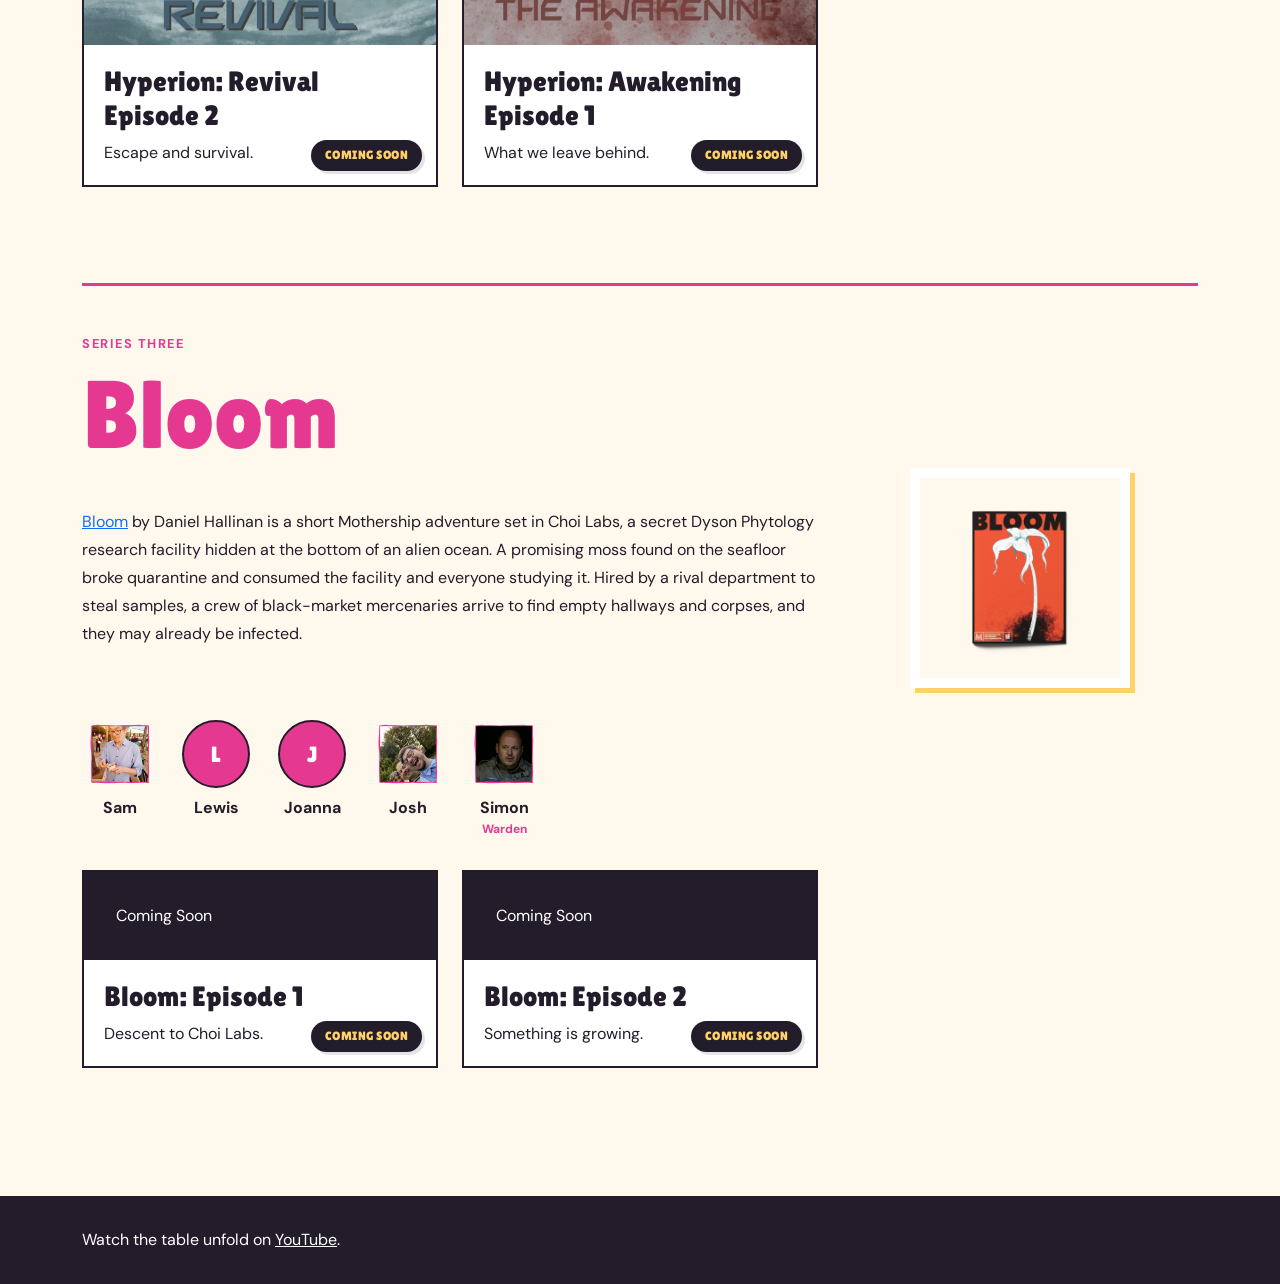
<file: mothership.html>
<!doctype html>
<html lang="en">
<head>
  <meta charset="utf-8">
  <meta name="viewport" content="width=device-width, initial-scale=1">
  <meta name="description" content="Mothership VR Dead live-play episodes from The Role Play Goblin.">
  <title>Mothership | The Role Play Goblin</title>
  <link rel="icon" type="image/png" href="images/trpg_short_title_log_square.png">
  <link rel="preconnect" href="https://fonts.googleapis.com">
  <link rel="preconnect" href="https://fonts.gstatic.com" crossorigin>
  <link href="https://fonts.googleapis.com/css2?family=DM+Sans:wght@400;500;700&family=Lilita+One&display=swap" rel="stylesheet">
  <link href="https://cdn.jsdelivr.net/npm/bootstrap@5.3.3/dist/css/bootstrap.min.css" rel="stylesheet">
  <link href="category.css" rel="stylesheet">
</head>
<body>
  <header class="site-header">
    <div class="container d-flex justify-content-between align-items-center flex-wrap gap-3">
      <a class="brand" href="index.html">The Role Play Goblin</a>
      <nav class="site-nav" aria-label="Site navigation"><a href="index.html">Home</a><a href="vaesen.html">Vaesen</a><a href="mouseguard.html">Mouse Guard</a><a href="tor.html">The One Ring</a><a href="cthulhu.html">CoC</a></nav>
    </div>
  </header>
  <main>
    <div class="container">
      <p class="eyebrow">Science fiction horror</p>
      <img src="images/mothership/hyp_awakening_banner.png" alt="Mothership banner" class="img-fluid mb-4">
      <h1 class="page-heading">Mothership</h1>
      <div class="row align-items-center g-4 mb-2">
        <div class="col-md-8">
          <p class="intro mb-0"><a href="https://www.tuesdayknightgames.com/" target="_blank" rel="noopener noreferrer">Mothership</a> is a fast, accessible science-fiction horror roleplaying game from Tuesday Knight Games, built around tense decisions, fragile survival, and stories that can go wrong quickly. Its easy-to-adopt rules and welcoming community of modules make it simple to bring new horrors, strange locations, and original adventures to the table. VR Dead brings our crew into the cold corridors of survival horror.</p>
        </div>
        <div class="col-md-4 text-center">
          <img src="images/mothership/Mothership_book.jpg" alt="Mothership roleplaying game book cover" class="img-fluid category-book">
        </div>
      </div>
      <p class="series-note">Live-play schedule dates are listed on the <a href="index.html#schedule">main page</a>.</p>
      <section class="series-block mt-5" aria-labelledby="vr-dead-heading">
        <p class="eyebrow">Series one</p>
        <h2 id="vr-dead-heading" class="page-heading">VR Dead</h2>
        <div class="row align-items-center g-4 mb-4">
          <div class="col-md-8">
            <p class="series-description mb-0"><a href="https://www.tuesdayknightgames.com/products/vr-dead?srsltid=AfmBOoqIe7DUdFbadiuQydXzSSQQpq0GqhGL6ez_WoPaEw1MlQw-1fgL" target="_blank" rel="noopener noreferrer">VR Dead</a> is a 2-3 session Mothership adventure aboard Mergen's Watch, a deep-space astronomy station built around experimental virtual-reality technology. After an alien entity traps the crew in a digital paradise, they awaken to a derelict station, failing systems, and a virtual overlord determined to pull them back in. To survive, they must move between the virtual and real worlds before the station collapses and their bodies, memories, and minds are lost.</p>
          </div>
          <div class="col-md-4 text-center">
            <img src="images/mothership/vr_dead_book.png" alt="VR Dead roleplaying game book cover" class="img-fluid category-book">
          </div>
        </div>
        <div class="cast" aria-label="VR Dead players">
          <div class="cast-member"><img class="cast-photo" src="images/bio_pink_sa.png" alt="Sam"><span>Sam</span></div>
          <div class="cast-member"><img class="cast-photo" src="images/bio_pink_ka.png" alt="Katie"><span>Katie</span></div>
          <div class="cast-member"><div class="cast-avatar cast-placeholder" role="img" aria-label="Placeholder portrait for Matt">M</div><span>Joanna</span></div>
          <div class="cast-member"><img class="cast-photo" src="images/bio_pink_jk.png" alt="Matt"><span>Josh</span></div>
          <div class="cast-member"><img class="cast-photo" src="images/bio_pink_se.png" alt="Simon"><span>Simon</span><span class="cast-role">Warden</span></div>
        </div>
        <div class="row g-4">
          <div class="col-md-4"><article class="episode-card"><img class="episode-art" src="images/mothership/VRDeadEpisode1.png" alt="Mothership VR Dead Episode 1 thumbnail"><div class="episode-body"><h3>VR Dead: Episode 1</h3><p class="mb-0">The first signal is never the last problem.</p><a class="video-badge" href="https://youtu.be/keQUdqvHPnc" target="_blank" rel="noopener noreferrer" aria-label="Watch VR Dead Episode 1 on YouTube"><img src="images/youtube_watch_icon.png" alt="YouTube icon"><span>Watch Now</span></a></div></article></div>
          <div class="col-md-4"><article class="episode-card"><img class="episode-art" src="images/mothership/VRDeadEpisode1.png" alt="Mothership VR Dead Episode 1 thumbnail"><div class="episode-body"><h3>VR Dead: Episode 2</h3><p class="mb-0">Escaping the virtual reality</p><span class="video-badge coming-soon-badge">Coming Soon</span></div></article></div>
        </div>
      </section>

      <section class="series-block mt-5" aria-labelledby="hyperion-heading">
        <p class="eyebrow">Series one</p>
        <h2 id="hyperion-heading" class="page-heading">Hyperion</h2>
        <p class="series-description">Hyperion is a three-part trilogy: <em>Arrival</em>, <em>Revival</em>, and <em>Awakening</em>. Written by theRolePlayGoblin team. Each story follows a different crew, at a different point in time, as they encounter the Moebius Corporation science vessel Hyperion. Every crew faces its own space-horror nightmare aboard the ship, but only by experiencing all three stories will the fearful truth be revealed - a revelation that could determine the survival of humanity.</p>
        <div class="cast" aria-label="Hyperion players">
          <div class="cast-member"><img class="cast-photo" src="images/bio_pink_sa.png" alt="Sam"><span>Sam</span><span class="cast-role">Warden</span></div>
          <div class="cast-member"><div class="cast-avatar cast-placeholder" role="img" aria-label="Placeholder portrait for Lewis">L</div><span>Lewis</span></div>
          <div class="cast-member"><div class="cast-avatar cast-placeholder" role="img" aria-label="Placeholder portrait for Rosey">R</div><span>Rosey</span></div>
          <div class="cast-member"><div class="cast-avatar cast-placeholder" role="img" aria-label="Placeholder portrait for Joanna">M</div><span>Joanna</span></div>
          <div class="cast-member"><img class="cast-photo" src="images/bio_pink_jk.png" alt="Matt"><span>Josh</span></div>
          <div class="cast-member"><img class="cast-photo" src="images/bio_pink_se.png" alt="Simon"><span>Simon</span><span class="cast-role">Warden</span></div>
        </div>
        <div class="row g-4">
          <div class="col-md-4"><article class="episode-card"><img class="episode-art" src="images/mothership/arrival_ep1_screen.png" alt="Hyperion Arrival Episode 1 thumbnail"><div class="episode-body"><h3>Hyperion: Arrival Episode 1</h3><p class="mb-0">Aliens and artefacts in deep space.</p><span class="video-badge coming-soon-badge">Coming Soon</span></div></article></div>
          <div class="col-md-4"><article class="episode-card"><img class="episode-art" src="images/mothership/arrival_ep2_screen.png" alt="Hyperion Arrival Episode 2 thumbnail"><div class="episode-body"><h3>Hyperion: Arrival Episode 2</h3><p class="mb-0">The escape of sleep.</p><span class="video-badge coming-soon-badge">Coming Soon</span></div></article></div>
          <div class="col-md-4"><article class="episode-card"><img class="episode-art" src="images/mothership/revival_ep1_screen.png" alt="Hyperion Revival Episode 1 thumbnail"><div class="episode-body"><h3>Hyperion: Revival Episode 1</h3><p class="mb-0">Watery steps on a new moon.</p><span class="video-badge coming-soon-badge">Coming Soon</span></div></article></div>
          <div class="col-md-4"><article class="episode-card"><img class="episode-art" src="images/mothership/revival_ep2_screen.png" alt="Hyperion Revival Episode 2 thumbnail"><div class="episode-body"><h3>Hyperion: Revival Episode 2</h3><p class="mb-0">Escape and survival.</p><span class="video-badge coming-soon-badge">Coming Soon</span></div></article></div>
          <div class="col-md-4"><article class="episode-card"><img class="episode-art" src="images/mothership/awakening_ep1_screen.png" alt="Hyperion Awakening Episode 1 thumbnail"><div class="episode-body"><h3>Hyperion: Awakening Episode 1</h3><p class="mb-0">What we leave behind.</p><span class="video-badge coming-soon-badge">Coming Soon</span></div></article></div>
        </div>
      </section>

      <section class="series-block mt-5" aria-labelledby="bloom-heading">
        <p class="eyebrow">Series three</p>
        <h2 id="bloom-heading" class="page-heading">Bloom</h2>
        <div class="row align-items-center g-4 mb-4">
          <div class="col-md-8">
            <p class="series-description mb-0"><a href="https://kharrak.itch.io/bloom" target="_blank" rel="noopener noreferrer">Bloom</a> by Daniel Hallinan is a short Mothership adventure set in Choi Labs, a secret Dyson Phytology research facility hidden at the bottom of an alien ocean. A promising moss found on the seafloor broke quarantine and consumed the facility and everyone studying it. Hired by a rival department to steal samples, a crew of black-market mercenaries arrive to find empty hallways and corpses, and they may already be infected.</p>
          </div>
          <div class="col-md-4 text-center">
            <img src="images/mothership/bloom_book.png" alt="Bloom adventure book cover" class="img-fluid category-book">
          </div>
        </div>
        <div class="cast" aria-label="Bloom players">
          <div class="cast-member"><img class="cast-photo" src="images/bio_pink_sa.png" alt="Sam"><span>Sam</span></div>
          <div class="cast-member"><div class="cast-avatar cast-placeholder" role="img" aria-label="Placeholder portrait for Lewis">L</div><span>Lewis</span></div>
          <div class="cast-member"><div class="cast-avatar cast-placeholder" role="img" aria-label="Placeholder portrait for Joanna">J</div><span>Joanna</span></div>
          <div class="cast-member"><img class="cast-photo" src="images/bio_pink_jk.png" alt="Josh"><span>Josh</span></div>
          <div class="cast-member"><img class="cast-photo" src="images/bio_pink_se.png" alt="Simon"><span>Simon</span><span class="cast-role">Warden</span></div>
        </div>
        <div class="row g-4">
          <div class="col-md-4"><article class="episode-card"><div class="coming-soon">Coming Soon</div><div class="episode-body"><h3>Bloom: Episode 1</h3><p class="mb-0">Descent to Choi Labs.</p><span class="video-badge coming-soon-badge">Coming Soon</span></div></article></div>
          <div class="col-md-4"><article class="episode-card"><div class="coming-soon">Coming Soon</div><div class="episode-body"><h3>Bloom: Episode 2</h3><p class="mb-0">Something is growing.</p><span class="video-badge coming-soon-badge">Coming Soon</span></div></article></div>
        </div>
      </section>
    </div>
  </main>
  <footer><div class="container">Watch the table unfold on <a class="text-white" href="https://www.youtube.com/channel/UC_iLuOQkk2GVkgqkTtTSJYw">YouTube</a>.</div></footer>
</body>
</html>
</file>
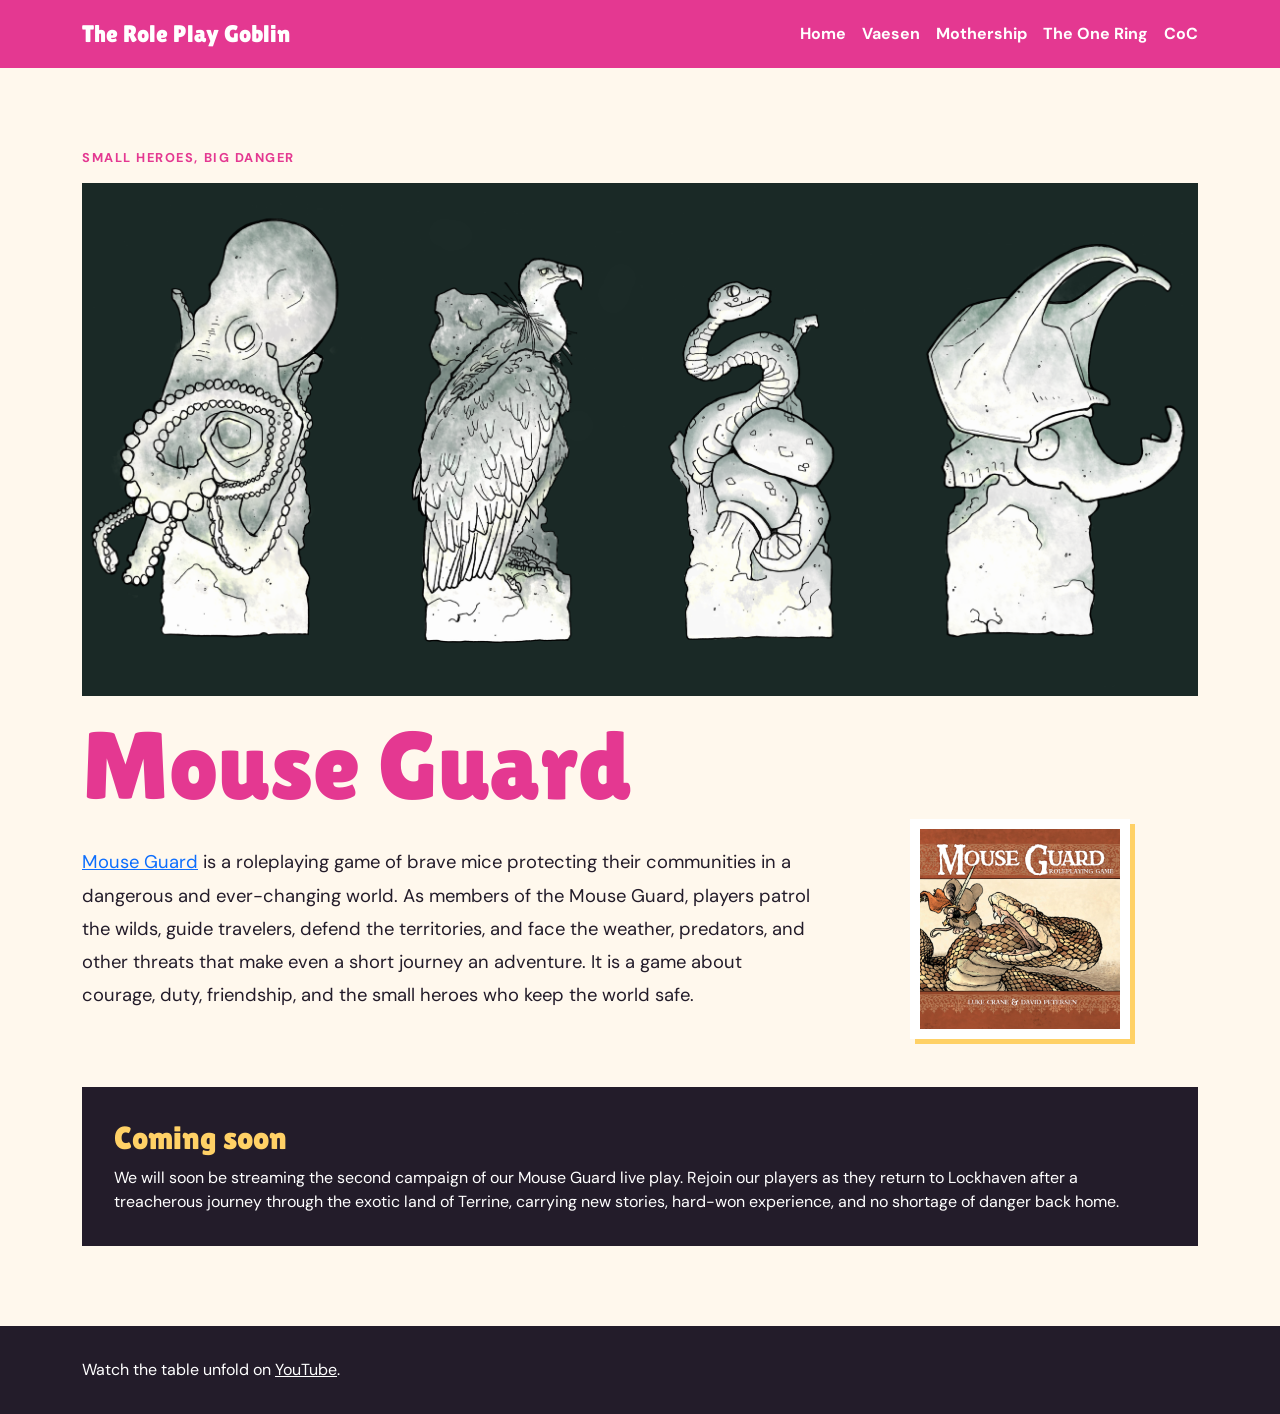
<file: mouseguard.html>
<!doctype html>
<html lang="en">
<head>
  <meta charset="utf-8">
  <meta name="viewport" content="width=device-width, initial-scale=1">
  <meta name="description" content="Mouse Guard live play and the return of The Role Play Goblin's second campaign.">
  <title>Mouse Guard | The Role Play Goblin</title>
  <link rel="icon" type="image/png" href="images/trpg_short_title_log_square.png">
  <link rel="preconnect" href="https://fonts.googleapis.com">
  <link rel="preconnect" href="https://fonts.gstatic.com" crossorigin>
  <link href="https://fonts.googleapis.com/css2?family=DM+Sans:wght@400;500;700&family=Lilita+One&display=swap" rel="stylesheet">
  <link href="https://cdn.jsdelivr.net/npm/bootstrap@5.3.3/dist/css/bootstrap.min.css" rel="stylesheet">
  <link href="category.css" rel="stylesheet">
</head>
<body>
  <header class="site-header">
    <div class="container d-flex justify-content-between align-items-center flex-wrap gap-3">
      <a class="brand" href="index.html">The Role Play Goblin</a>
      <nav class="site-nav" aria-label="Site navigation"><a href="index.html">Home</a><a href="vaesen.html">Vaesen</a><a href="mothership.html">Mothership</a><a href="tor.html">The One Ring</a><a href="cthulhu.html">CoC</a></nav>
    </div>
  </header>
  <main>
    <div class="container">
      <p class="eyebrow">Small heroes, big danger</p>
      <img src="images/mouseguard/mouseguard_banner.png" alt="Mouse Guard banner" class="img-fluid mb-4">
      <h1 class="page-heading">Mouse Guard</h1>
      <div class="row align-items-center g-4">
        <div class="col-md-8">
          <p class="intro mb-0"><a href="https://www.mouseguard.net/rpg" target="_blank" rel="noopener noreferrer">Mouse Guard</a> is a roleplaying game of brave mice protecting their communities in a dangerous and ever-changing world. As members of the Mouse Guard, players patrol the wilds, guide travelers, defend the territories, and face the weather, predators, and other threats that make even a short journey an adventure. It is a game about courage, duty, friendship, and the small heroes who keep the world safe.</p>
        </div>
        <div class="col-md-4 text-center">
          <img src="images/mouseguard/mouseguard_book.jpg" alt="Mouse Guard roleplaying game book cover" class="img-fluid category-book">
        </div>
      </div>
      <div class="coming-soon mt-5">
        <h2>Coming soon</h2>
        <p class="mb-0">We will soon be streaming the second campaign of our Mouse Guard live play. Rejoin our players as they return to Lockhaven after a treacherous journey through the exotic land of Terrine, carrying new stories, hard-won experience, and no shortage of danger back home.</p>
      </div>
    </div>
  </main>
  <footer><div class="container">Watch the table unfold on <a class="text-white" href="https://www.youtube.com/channel/UC_iLuOQkk2GVkgqkTtTSJYw">YouTube</a>.</div></footer>
</body>
</html>
</file>
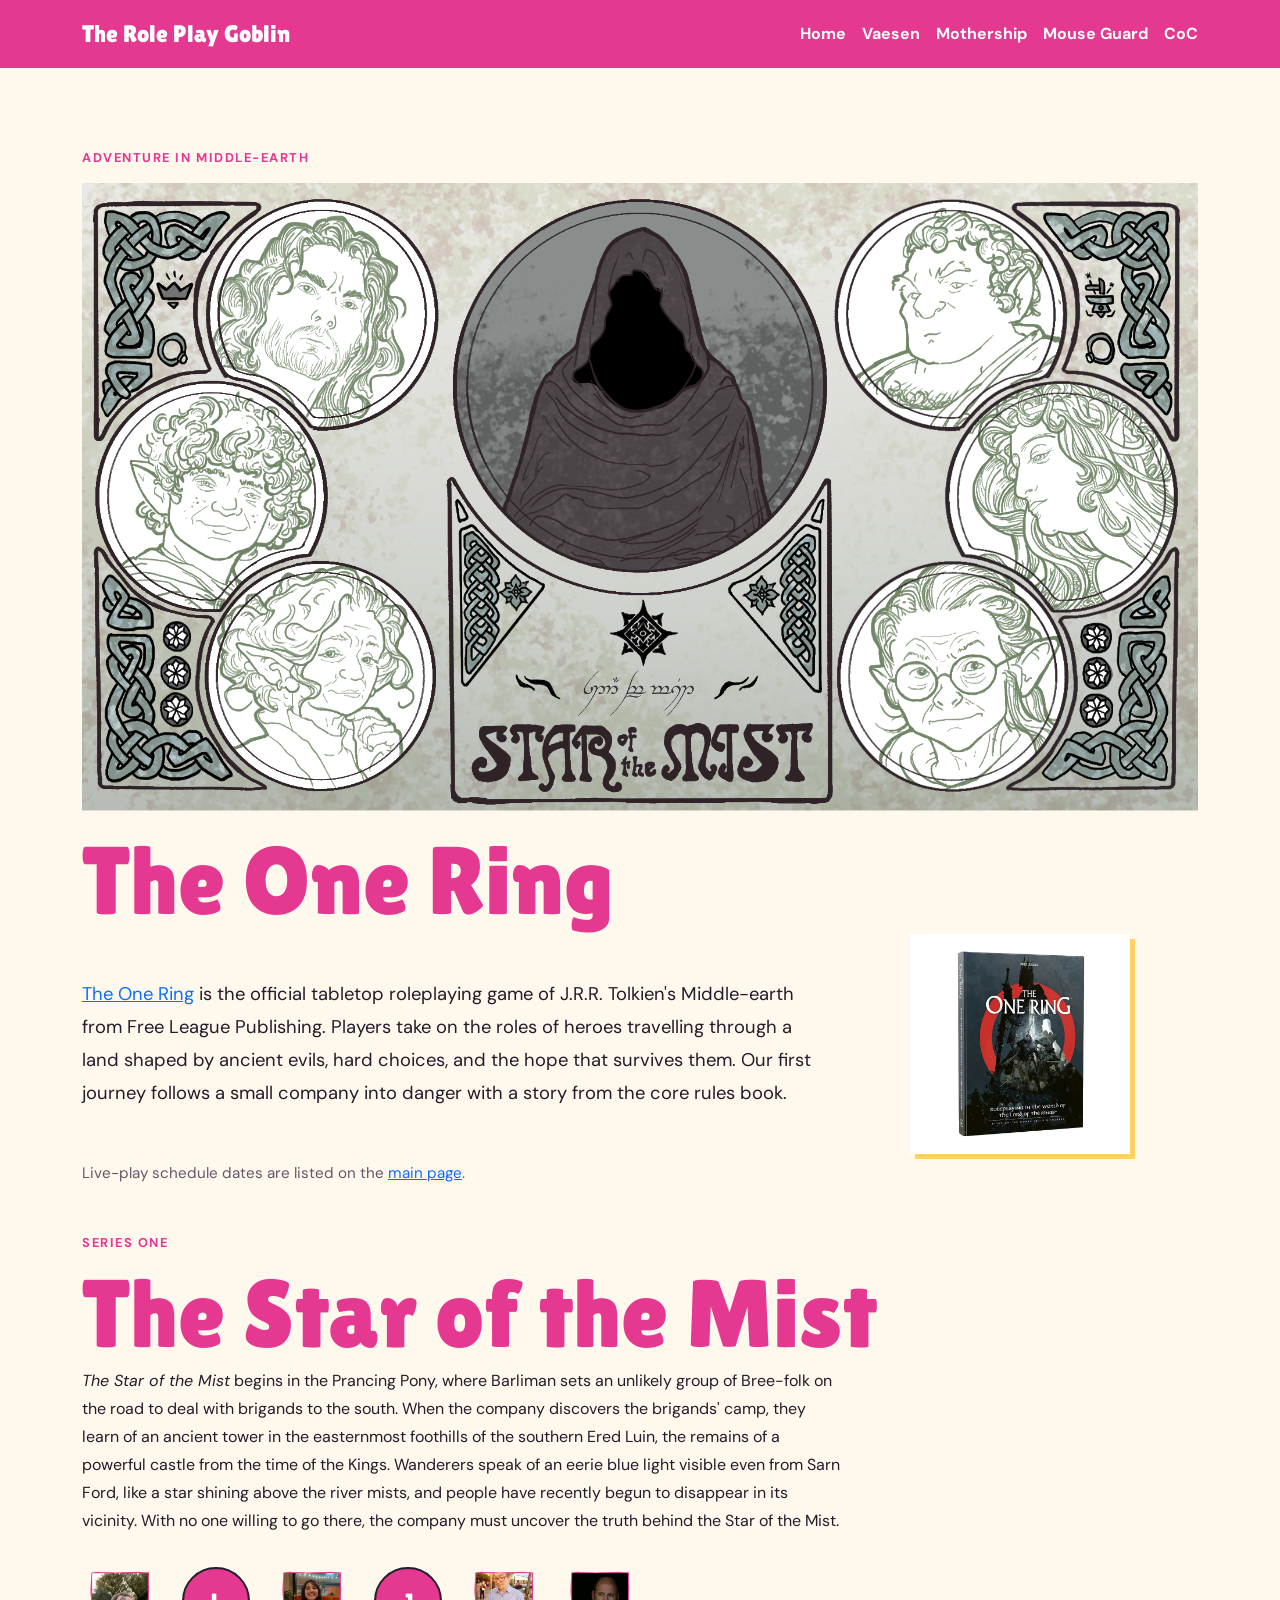
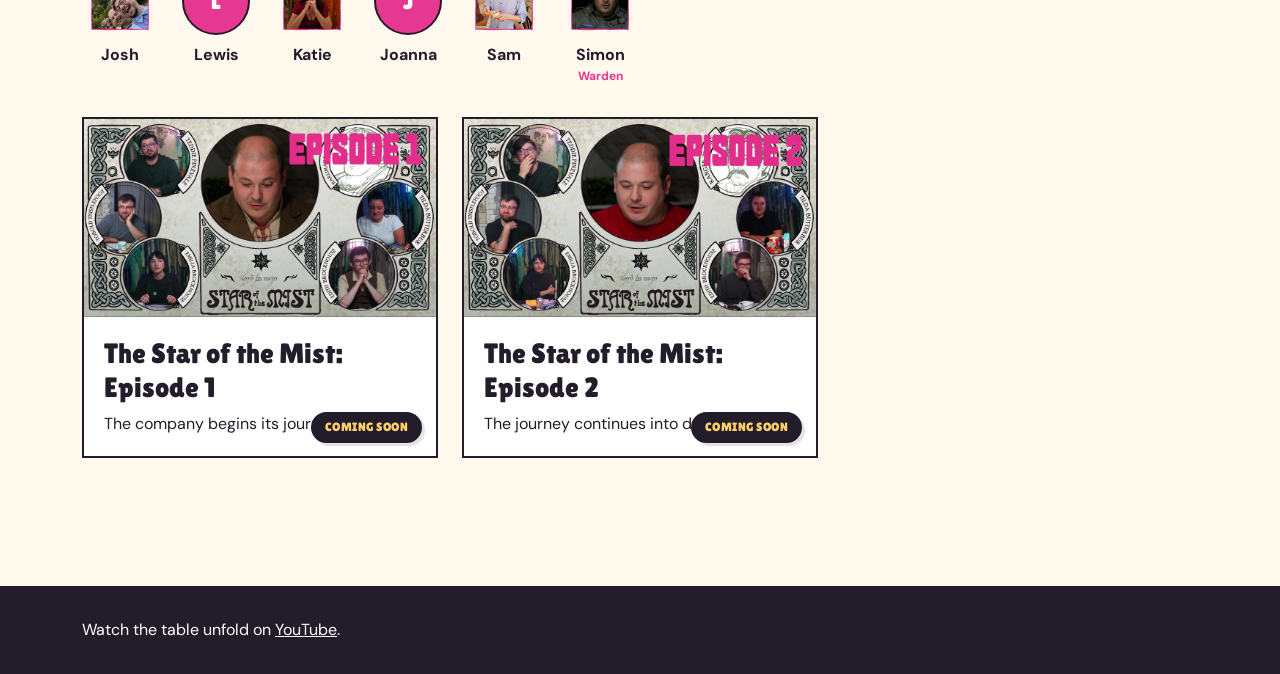
<file: tor.html>
<!doctype html>
<html lang="en">
<head>
  <meta charset="utf-8">
  <meta name="viewport" content="width=device-width, initial-scale=1">
  <meta name="description" content="The One Ring live-play episodes from The Role Play Goblin.">
  <title>The One Ring | The Role Play Goblin</title>
  <link rel="icon" type="image/png" href="images/trpg_short_title_log_square.png">
  <link rel="preconnect" href="https://fonts.googleapis.com">
  <link rel="preconnect" href="https://fonts.gstatic.com" crossorigin>
  <link href="https://fonts.googleapis.com/css2?family=DM+Sans:wght@400;500;700&family=Lilita+One&display=swap" rel="stylesheet">
  <link href="https://cdn.jsdelivr.net/npm/bootstrap@5.3.3/dist/css/bootstrap.min.css" rel="stylesheet">
  <link href="category.css" rel="stylesheet">
</head>
<body>
  <header class="site-header">
    <div class="container d-flex justify-content-between align-items-center flex-wrap gap-3">
      <a class="brand" href="index.html">The Role Play Goblin</a>
      <nav class="site-nav" aria-label="Site navigation"><a href="index.html">Home</a><a href="vaesen.html">Vaesen</a><a href="mothership.html">Mothership</a><a href="mouseguard.html">Mouse Guard</a><a href="cthulhu.html">CoC</a></nav>
    </div>
  </header>
  <main>
    <div class="container">
      <p class="eyebrow">Adventure in Middle-earth</p>
      <img src="images/tor/tor_char.png" alt="The One Ring banner" class="img-fluid mb-4">
      <h1 class="page-heading">The One Ring</h1>
      <div class="row align-items-center g-4 mb-2">
        <div class="col-md-8">
          <p class="intro mb-0"><a href="https://freeleaguepublishing.com/games/the-one-ring/" target="_blank" rel="noopener noreferrer">The One Ring</a> is the official tabletop roleplaying game of J.R.R. Tolkien's Middle-earth from Free League Publishing. Players take on the roles of heroes travelling through a land shaped by ancient evils, hard choices, and the hope that survives them. Our first journey follows a small company into danger with a story from the core rules book.</p>
        </div>
        <div class="col-md-4 text-center">
          <img src="images/tor/tor_book.jpg" alt="The One Ring roleplaying game book cover" class="img-fluid category-book">
        </div>
      </div>
      <p class="series-note">Live-play schedule dates are listed on the <a href="index.html#schedule">main page</a>.</p>
      <section class="series-block mt-5" aria-labelledby="star-of-the-mist-heading">
        <p class="eyebrow">Series one</p>
        <h2 id="star-of-the-mist-heading" class="page-heading">The Star of the Mist</h2>
        <p class="series-description"><em>The Star of the Mist</em> begins in the Prancing Pony, where Barliman sets an unlikely group of Bree-folk on the road to deal with brigands to the south. When the company discovers the brigands' camp, they learn of an ancient tower in the easternmost foothills of the southern Ered Luin, the remains of a powerful castle from the time of the Kings. Wanderers speak of an eerie blue light visible even from Sarn Ford, like a star shining above the river mists, and people have recently begun to disappear in its vicinity. With no one willing to go there, the company must uncover the truth behind the Star of the Mist.</p>
        <div class="cast" aria-label="The Star of the Mist players">
          <div class="cast-member"><img class="cast-photo" src="images/bio_pink_jk.png" alt="Portrait of Josh"><span>Josh</span></div>
          <div class="cast-member"><div class="cast-avatar cast-placeholder" role="img" aria-label="Placeholder portrait for Lewis">L</div><span>Lewis</span></div>
          <div class="cast-member"><img class="cast-photo" src="images/bio_pink_ka.png" alt="Portrait of Katie"><span>Katie</span></div>
          <div class="cast-member"><div class="cast-avatar cast-placeholder" role="img" aria-label="Placeholder portrait for Joanna">J</div><span>Joanna</span></div>
          <div class="cast-member"><img class="cast-photo" src="images/bio_pink_sa.png" alt="Portrait of Sam"><span>Sam</span></div>
          <div class="cast-member"><img class="cast-photo" src="images/bio_pink_se.png" alt="Simon"><span>Simon</span><span class="cast-role">Warden</span></div>
        </div>
        <div class="row g-4">
          <div class="col-md-4"><article class="episode-card"><img class="episode-art" src="images/tor/StarOfMistEp1Screen.png" alt="The One Ring The Star of the Mist Episode 1 thumbnail"><div class="episode-body"><h3>The Star of the Mist: Episode 1</h3><p class="mb-0">The company begins its journey.</p><span class="video-badge coming-soon-badge">Coming Soon</span></div></article></div>
          <div class="col-md-4"><article class="episode-card"><img class="episode-art" src="images/tor/StarOfMistEp2Screen.png" alt="The One Ring The Star of the Mist Episode 2 thumbnail"><div class="episode-body"><h3>The Star of the Mist: Episode 2</h3><p class="mb-0">The journey continues into danger.</p><span class="video-badge coming-soon-badge">Coming Soon</span></div></article></div>
        </div>
      </section>
    </div>
  </main>
  <footer><div class="container">Watch the table unfold on <a class="text-white" href="https://www.youtube.com/channel/UC_iLuOQkk2GVkgqkTtTSJYw">YouTube</a>.</div></footer>
</body>
</html>
</file>
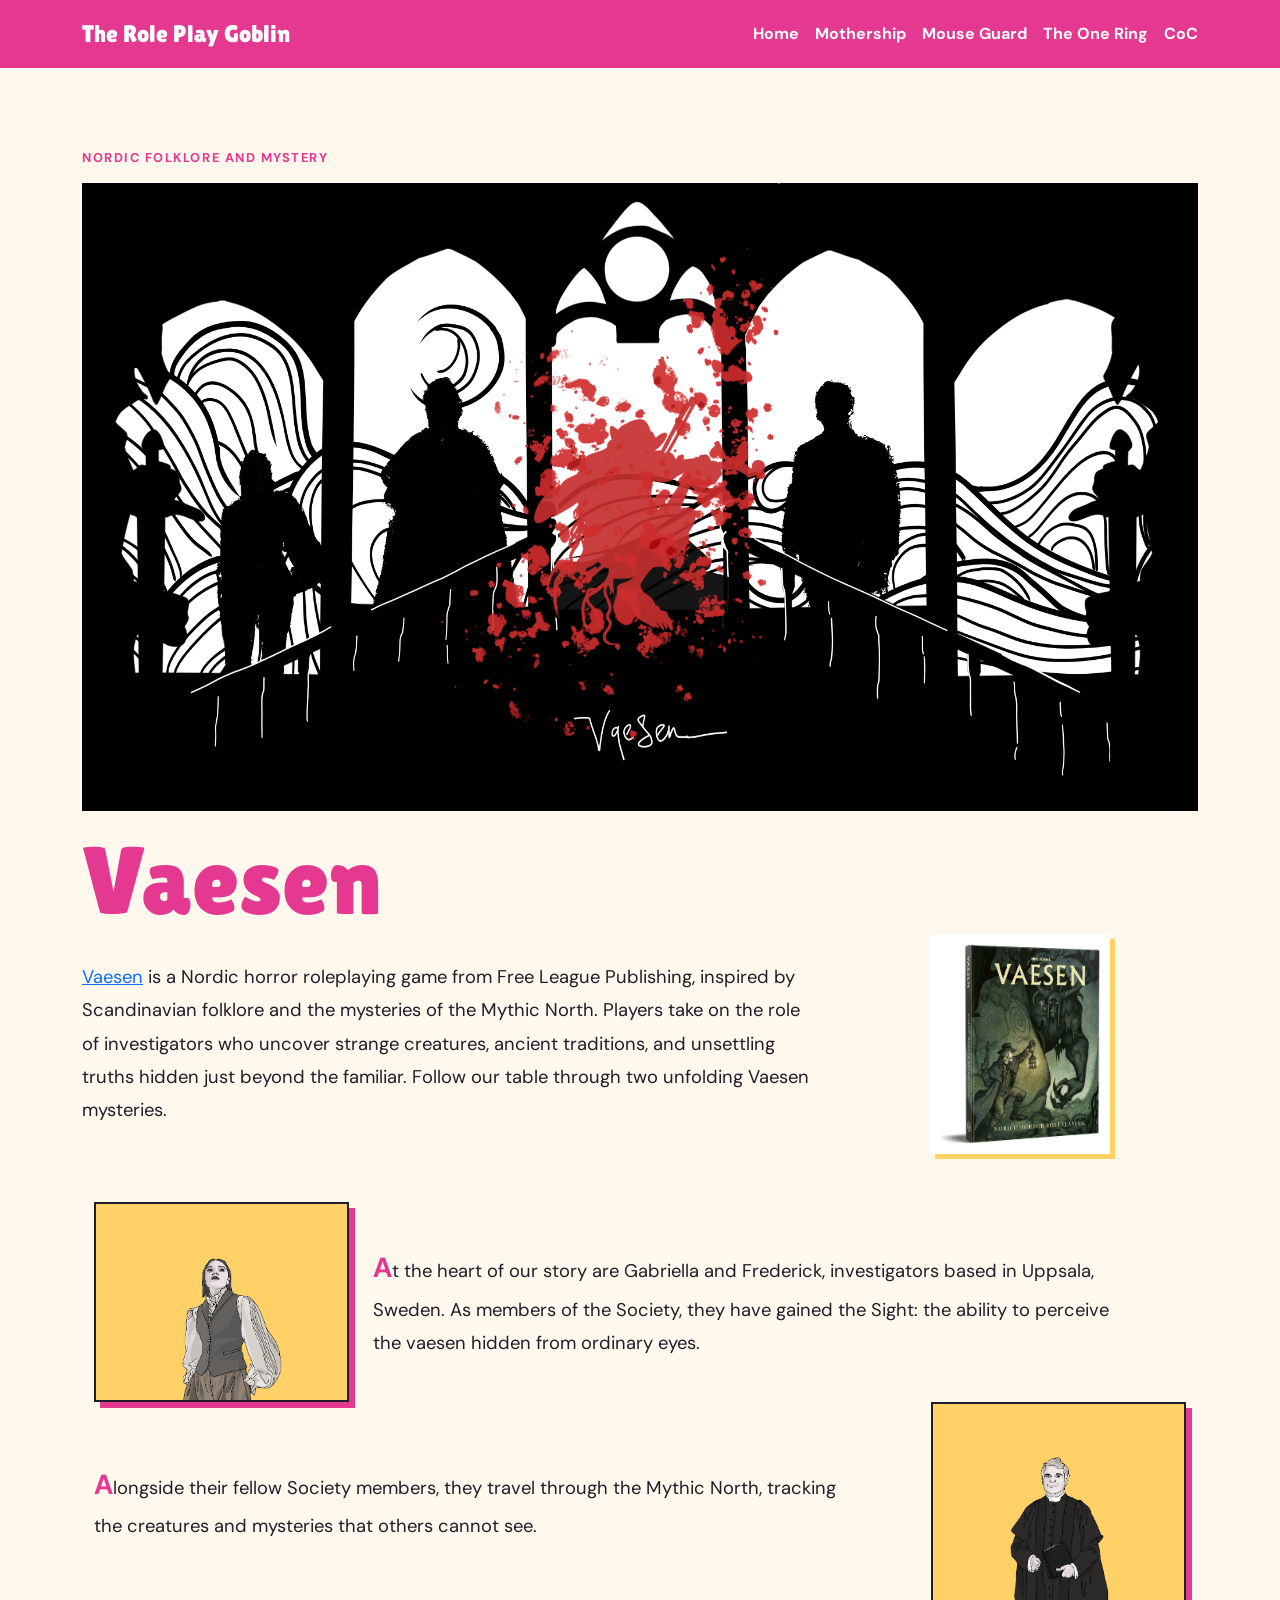
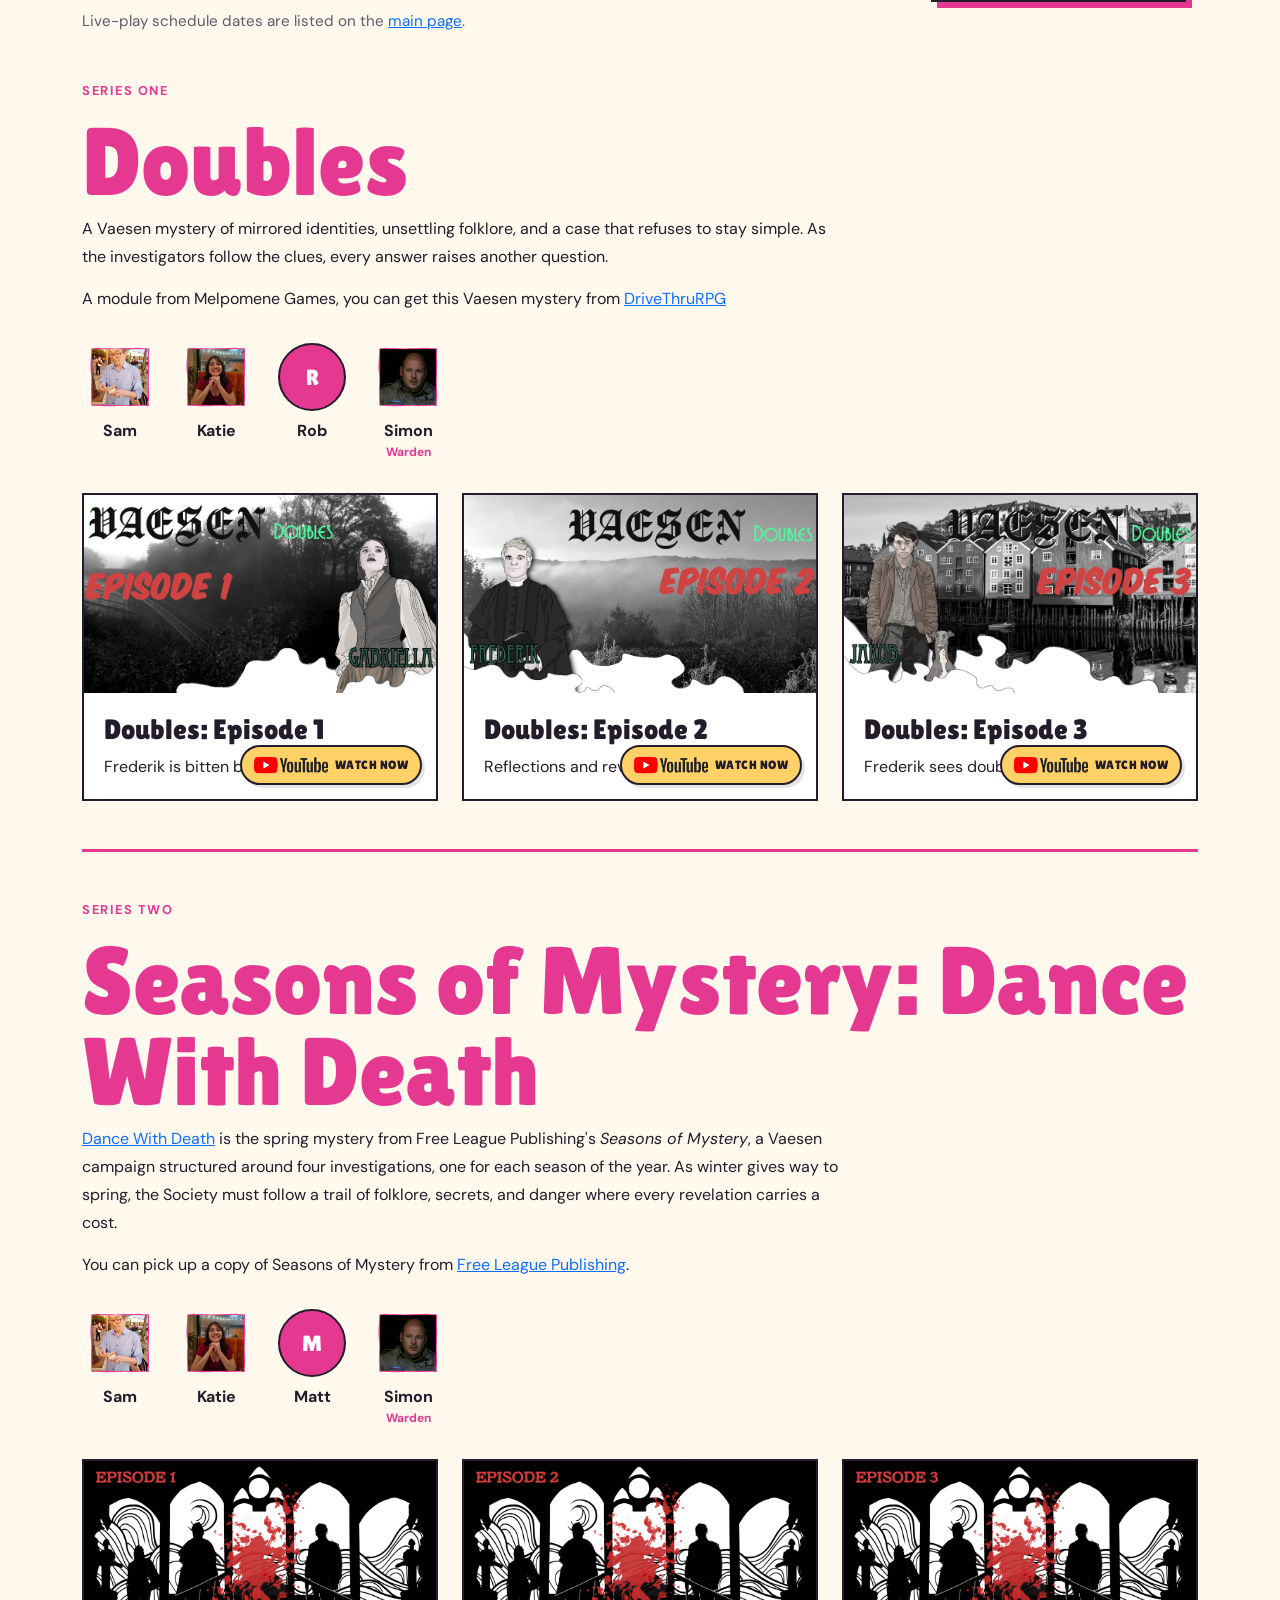
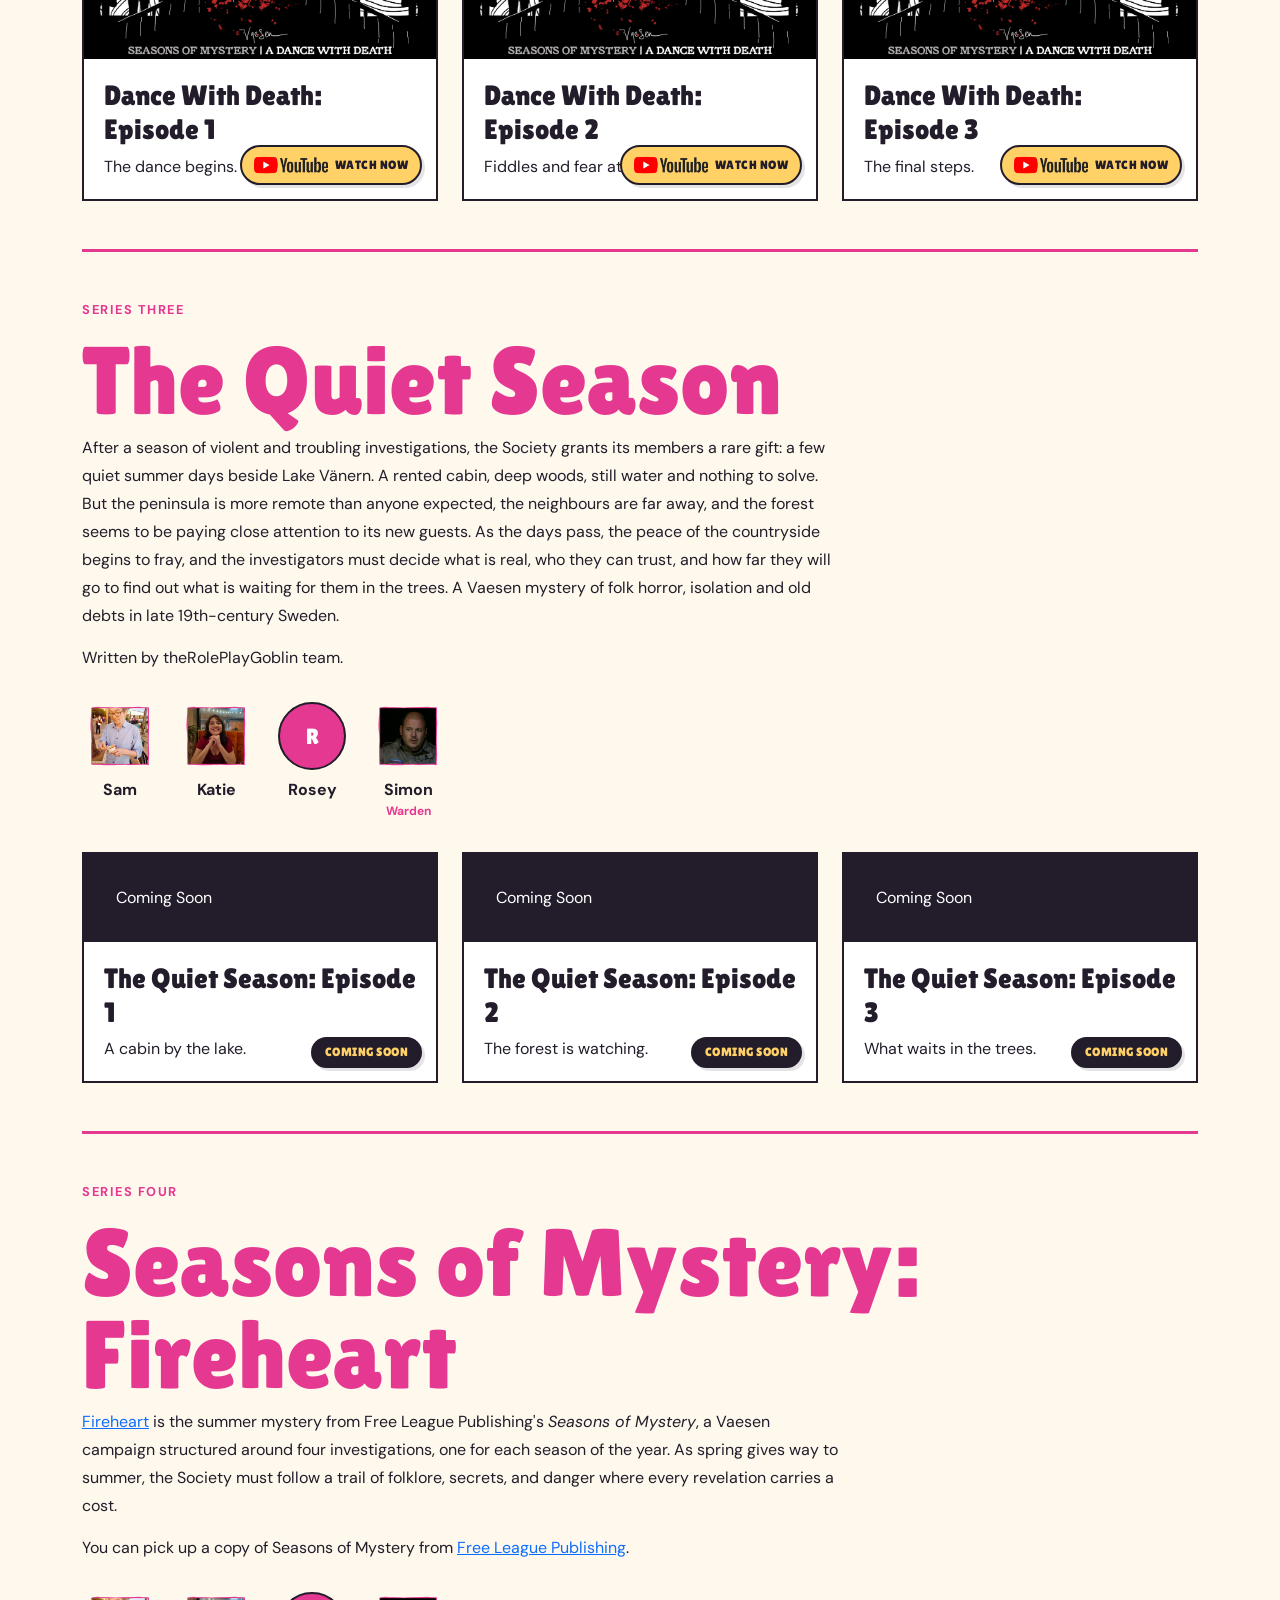
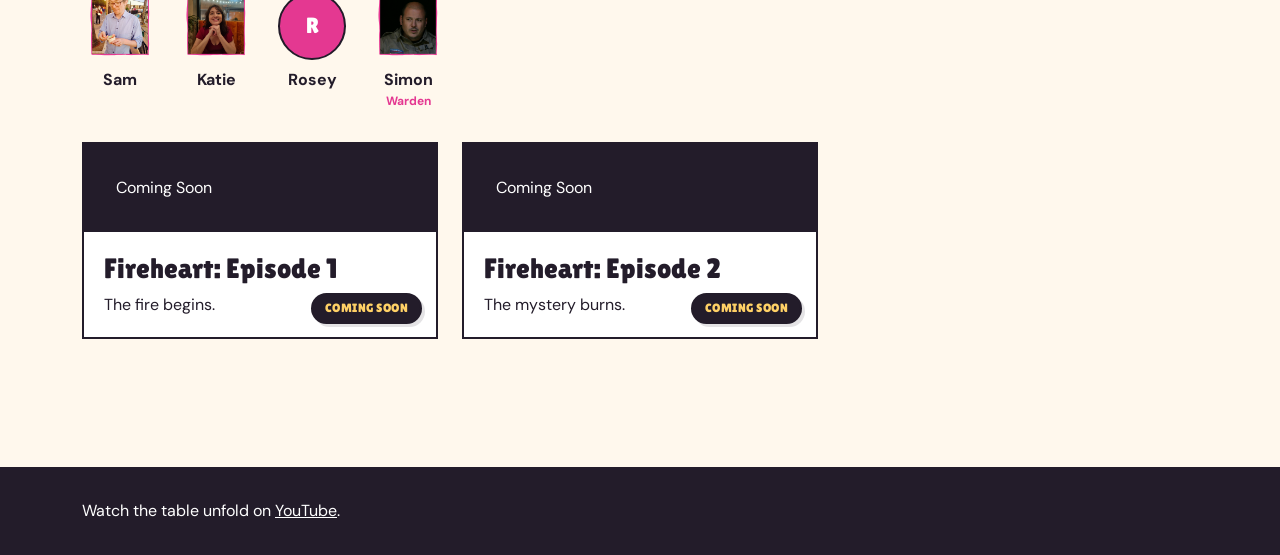
<file: vaesen.html>
<!doctype html>
<html lang="en">
<head>
  <meta charset="utf-8">
  <meta name="viewport" content="width=device-width, initial-scale=1">
  <meta name="description" content="Vaesen live-play episodes from The Role Play Goblin.">
  <title>Vaesen | The Role Play Goblin</title>
  <link rel="icon" type="image/png" href="images/trpg_short_title_log_square.png">
  <link rel="preconnect" href="https://fonts.googleapis.com">
  <link rel="preconnect" href="https://fonts.gstatic.com" crossorigin>
  <link href="https://fonts.googleapis.com/css2?family=DM+Sans:wght@400;500;700&family=Lilita+One&display=swap" rel="stylesheet">
  <link href="https://cdn.jsdelivr.net/npm/bootstrap@5.3.3/dist/css/bootstrap.min.css" rel="stylesheet">
  <link href="category.css" rel="stylesheet">
</head>
<body>
  <header class="site-header">
    <div class="container d-flex justify-content-between align-items-center flex-wrap gap-3">
      <a class="brand" href="index.html">The Role Play Goblin</a>
      <nav class="site-nav" aria-label="Site navigation"><a href="index.html">Home</a><a href="mothership.html">Mothership</a><a href="mouseguard.html">Mouse Guard</a><a href="tor.html">The One Ring</a><a href="cthulhu.html">CoC</a></nav>
    </div>
  </header>
  <main>
    <div class="container">
      <p class="eyebrow">Nordic folklore and mystery</p>
      <img src="images/vaesen/vaesen_banner.png" alt="Vaesen banner" class="img-fluid mb-4">
      <h1 class="page-heading">Vaesen</h1>
      <div class="row align-items-center g-4">
        <div class="col-md-8">
          <p class="intro mb-0"><a href="https://freeleaguepublishing.com/games/vaesen/" target="_blank" rel="noopener">Vaesen</a> is a Nordic horror roleplaying game from Free League Publishing, inspired by Scandinavian folklore and the mysteries of the Mythic North. Players take on the role of investigators who uncover strange creatures, ancient traditions, and unsettling truths hidden just beyond the familiar. Follow our table through two unfolding Vaesen mysteries.</p>
        </div>
        <div class="col-md-4 text-center">
          <img src="images/vaesen/vaesen_book.jpg" alt="Vaesen roleplaying game book cover" class="img-fluid vaesen-book">
        </div>
      </div>
      <div class="row align-items-center g-4 mt-4 vaesen-character-row">
        <div class="col-md-3">
          <div class="vaesen-character" role="img" aria-label="Gabriella from Vaesen">
            <img src="images/vaesen/Gabriella.png" alt="">
          </div>
        </div>
        <div class="col-md-9">
          <p class="intro first-letter mb-0">
            At the heart of our story are Gabriella and Frederick, investigators based in Uppsala, Sweden. As members of the Society, they have gained the Sight: the ability to perceive the vaesen hidden from ordinary eyes.</p>
        </div>
      </div>
      <div class="row align-items-center g-4 vaesen-character-row">
        <div class="col-md-9">
          <p class="intro first-letter mb-0"><span class="first-letter">A</span>longside their fellow Society members, they travel through the Mythic North, tracking the creatures and mysteries that others cannot see.</p>
        </div>
        <div class="col-md-3">
          <div class="vaesen-character" role="img" aria-label="Frederick from Vaesen">
            <img src="images/vaesen/priest2.png" alt="">
          </div>
        </div>
      </div>
      <p class="series-note mt-2">Live-play schedule dates are listed on the <a href="index.html#schedule">main page</a>.</p>
      <section class="series-block mt-5" aria-labelledby="doubles-heading">
        <p class="eyebrow">Series one</p>
        <h2 id="doubles-heading" class="page-heading">Doubles</h2>
        <p class="series-description">A Vaesen mystery of mirrored identities, unsettling folklore, and a case that refuses to stay simple. As the investigators follow the clues, every answer raises another question.</p>
        <p> A module from Melpomene Games, you can get this Vaesen mystery from <a href="https://www.drivethrurpg.com/en/product/402994/the-double-vaesen-mystery" target="_blank" rel="noopener noreferrer">DriveThruRPG</a></p>
        <div class="cast" aria-label="Doubles players">
          <div class="cast-member"><img class="cast-photo" src="images/bio_pink_sa.png" alt="Sam"><span>Sam</span></div>
          <div class="cast-member"><img class="cast-photo" src="images/bio_pink_ka.png" alt="Katie"><span>Katie</span></div>
          <div class="cast-member"><div class="cast-avatar cast-placeholder" role="img" aria-label="Placeholder portrait for Rob">R</div><span>Rob</span></div>
          <div class="cast-member"><img class="cast-photo" src="images/bio_pink_se.png" alt="Simon"><span>Simon</span><span class="cast-role">Warden</span></div>
        </div>
        <div class="row g-4">
          <div class="col-md-4"><article class="episode-card">
            <div class="episode-thumb">
              <img class="episode-art" src="images/vaesen/doubles_ep1_still.png" alt="Vaesen Doubles Episode 1 thumbnail">
            </div>
            <div class="episode-body">
              <h3>Doubles: Episode 1</h3>
              <p class="mb-0">Frederik is bitten by something ancient.</p>
              <a class="video-badge" href="https://youtu.be/9Hrv9qN8XE8?si=QEjXTubyAr9FMvUW" target="_blank" rel="noopener noreferrer" aria-label="Watch Doubles Episode 1 on YouTube">
                <img src="images/youtube_watch_icon.png" alt="YouTube icon"><span>Watch Now</span>
              </a>
            </div></article></div>
          <div class="col-md-4"><article class="episode-card"><div class="episode-thumb"><img class="episode-art" src="images/vaesen/doubles_ep2_still.png" alt="Vaesen Doubles Episode 2 thumbnail"></div><div class="episode-body">
            <h3>Doubles: Episode 2</h3>
            <p class="mb-0">Reflections and revelations.</p>
            <a class="video-badge" href="https://youtu.be/AnkgOGsz8a8?si=aFvEmVTHpzKaoLs2" target="_blank" rel="noopener noreferrer" aria-label="Watch Doubles Episode 2 on YouTube">
              <img src="images/youtube_watch_icon.png" alt="YouTube icon"><span>Watch Now</span></a></div></article></div>
          <div class="col-md-4"><article class="episode-card"><img class="episode-art" src="images/vaesen/doubles_ep3_still.png" alt="Vaesen Doubles Episode 3 thumbnail"><div class="episode-body">
            <h3>Doubles: Episode 3</h3>
            <p class="mb-0">Frederik sees double under fireworks.</p>
          <a class="video-badge" href="https://youtu.be/oXn3RMevXMo" target="_blank" rel="noopener noreferrer" aria-label="Watch Doubles Episode 3 on YouTube">
              <img src="images/youtube_watch_icon.png" alt="YouTube icon">
              <span>Watch Now</span></a>
            </div></article></div>
        </div>
      </section>

      <section class="series-block" aria-labelledby="dance-heading">
        <p class="eyebrow">Series two</p>
        <h2 id="dance-heading" class="page-heading">Seasons of Mystery: Dance With Death</h2>
        <p class="series-description"><a href="https://freeleaguepublishing.com/shop/vaesen-2/seasons-of-mystery/" target="_blank" rel="noopener noreferrer">Dance With Death</a> is the spring mystery from Free League Publishing's <em>Seasons of Mystery</em>, a Vaesen campaign structured around four investigations, one for each season of the year. As winter gives way to spring, the Society must follow a trail of folklore, secrets, and danger where every revelation carries a cost.</p>
        <p> You can pick up a copy of Seasons of Mystery from <a href="https://freeleaguepublishing.com/shop/vaesen-2/seasons-of-mystery/" target="_blank" rel="noopener noreferrer">Free League Publishing</a>.</p>
        <div class="cast" aria-label="Dance With Death players">
          <div class="cast-member"><img class="cast-photo" src="images/bio_pink_sa.png" alt="Sam"><span>Sam</span></div>
          <div class="cast-member"><img class="cast-photo" src="images/bio_pink_ka.png" alt="Katie"><span>Katie</span></div>
          <div class="cast-member"><div class="cast-avatar cast-placeholder" role="img" aria-label="Placeholder portrait for Matt">M</div><span>Matt</span></div>
          <div class="cast-member"><img class="cast-photo" src="images/bio_pink_se.png" alt="Simon"><span>Simon</span><span class="cast-role">Warden</span></div>
        </div>
        <div class="row g-4">
          <div class="col-md-4"><article class="episode-card"><img class="episode-art" src="images/vaesen/NeckIntroThumbnailEp1.png" alt="Vaesen Dance With Death Episode 1 thumbnail"><div class="episode-body">
            <h3>Dance With Death: Episode 1</h3><p class="mb-0">The dance begins.</p>
            <a class="video-badge" href="https://youtu.be/kWre4g8wbMM" target="_blank" rel="noopener noreferrer" aria-label="Watch Dance With Death Episode 1 on YouTube">
              <img src="images/youtube_watch_icon.png" alt="YouTube icon">
              <span>Watch Now</span></a>
            </div></article></div>
          <div class="col-md-4"><article class="episode-card"><img class="episode-art" src="images/vaesen/NeckIntroThumbnailEp2.png" alt="Vaesen Dance With Death Episode 2 thumbnail"><div class="episode-body">
            <h3>Dance With Death: Episode 2</h3><p class="mb-0">Fiddles and fear at the lake.</p>
            <a class="video-badge" href="https://youtu.be/fnWXrib1QpE" target="_blank" rel="noopener noreferrer" aria-label="Watch Dance With Death Episode 2 on YouTube">
              <img src="images/youtube_watch_icon.png" alt="YouTube icon">
              <span>Watch Now</span></a>
          </div></article></div>
          <div class="col-md-4"><article class="episode-card"><img class="episode-art" src="images/vaesen/NeckIntroThumbnailEp3.png" alt="Vaesen Dance With Death Episode 3 thumbnail"><div class="episode-body">
            <h3>Dance With Death: Episode 3</h3><p class="mb-0">The final steps.</p>
            <a class="video-badge" href="https://youtu.be/_vn61cVj_Ok" target="_blank" rel="noopener noreferrer" aria-label="Watch Dance With Death Episode 3 on YouTube">
              <img src="images/youtube_watch_icon.png" alt="YouTube icon">
              <span>Watch Now</span></a>
          </div></article></div>
        </div>
      </section>

      <section class="series-block" aria-labelledby="quiet-season-heading">
        <p class="eyebrow">Series three</p>
        <h2 id="quiet-season-heading" class="page-heading">The Quiet Season</h2>
        <p class="series-description">After a season of violent and troubling investigations, the Society grants its members a rare gift: a few quiet summer days beside Lake Vänern. A rented cabin, deep woods, still water and nothing to solve. But the peninsula is more remote than anyone expected, the neighbours are far away, and the forest seems to be paying close attention to its new guests. As the days pass, the peace of the countryside begins to fray, and the investigators must decide what is real, who they can trust, and how far they will go to find out what is waiting for them in the trees. A Vaesen mystery of folk horror, isolation and old debts in late 19th-century Sweden.</p>
        <p>Written by theRolePlayGoblin team.</p>
        <div class="cast" aria-label="The Quiet Season players">
          <div class="cast-member"><img class="cast-photo" src="images/bio_pink_sa.png" alt="Sam"><span>Sam</span></div>
          <div class="cast-member"><img class="cast-photo" src="images/bio_pink_ka.png" alt="Katie"><span>Katie</span></div>
          <div class="cast-member"><div class="cast-avatar cast-placeholder" role="img" aria-label="Placeholder portrait for Rosey">R</div><span>Rosey</span></div>
          <div class="cast-member"><img class="cast-photo" src="images/bio_pink_se.png" alt="Simon"><span>Simon</span><span class="cast-role">Warden</span></div>
        </div>
        <div class="row g-4">
          <div class="col-md-4"><article class="episode-card"><div class="coming-soon">Coming Soon</div><div class="episode-body"><h3>The Quiet Season: Episode 1</h3><p class="mb-0">A cabin by the lake.</p><span class="video-badge coming-soon-badge">Coming Soon</span></div></article></div>
          <div class="col-md-4"><article class="episode-card"><div class="coming-soon">Coming Soon</div><div class="episode-body"><h3>The Quiet Season: Episode 2</h3><p class="mb-0">The forest is watching.</p><span class="video-badge coming-soon-badge">Coming Soon</span></div></article></div>
          <div class="col-md-4"><article class="episode-card"><div class="coming-soon">Coming Soon</div><div class="episode-body"><h3>The Quiet Season: Episode 3</h3><p class="mb-0">What waits in the trees.</p><span class="video-badge coming-soon-badge">Coming Soon</span></div></article></div>
        </div>
      </section>

      <section class="series-block" aria-labelledby="fireheart-heading">
        <p class="eyebrow">Series four</p>
        <h2 id="fireheart-heading" class="page-heading">Seasons of Mystery: Fireheart</h2>
        <p class="series-description"><a href="https://freeleaguepublishing.com/shop/vaesen-2/seasons-of-mystery/" target="_blank" rel="noopener noreferrer">Fireheart</a> is the summer mystery from Free League Publishing's <em>Seasons of Mystery</em>, a Vaesen campaign structured around four investigations, one for each season of the year. As spring gives way to summer, the Society must follow a trail of folklore, secrets, and danger where every revelation carries a cost.</p>
        <p> You can pick up a copy of Seasons of Mystery from <a href="https://freeleaguepublishing.com/shop/vaesen-2/seasons-of-mystery/" target="_blank" rel="noopener noreferrer">Free League Publishing</a>.</p>
        <div class="cast" aria-label="Fireheart players">
          <div class="cast-member"><img class="cast-photo" src="images/bio_pink_sa.png" alt="Sam"><span>Sam</span></div>
          <div class="cast-member"><img class="cast-photo" src="images/bio_pink_ka.png" alt="Katie"><span>Katie</span></div>
          <div class="cast-member"><div class="cast-avatar cast-placeholder" role="img" aria-label="Placeholder portrait for Matt">R</div><span>Rosey</span></div>
          <div class="cast-member"><img class="cast-photo" src="images/bio_pink_se.png" alt="Simon"><span>Simon</span><span class="cast-role">Warden</span></div>
        </div>
        <div class="row g-4">
          <div class="col-md-4"><article class="episode-card"><div class="coming-soon">Coming Soon</div><div class="episode-body"><h3>Fireheart: Episode 1</h3><p class="mb-0">The fire begins.</p><span class="video-badge coming-soon-badge">Coming Soon</span></div></article></div>
          <div class="col-md-4"><article class="episode-card"><div class="coming-soon">Coming Soon</div><div class="episode-body"><h3>Fireheart: Episode 2</h3><p class="mb-0">The mystery burns.</p><span class="video-badge coming-soon-badge">Coming Soon</span></div></article></div>
        </div>
      </section>
    </div>
  </main>
  <footer><div class="container">Watch the table unfold on <a class="text-white" href="https://www.youtube.com/channel/UC_iLuOQkk2GVkgqkTtTSJYw">YouTube</a>.</div></footer>
</body>
</html>
</file>
<file: category.css>
:root {
  --pink: #e43891;
  --ink: #231c2a;
  --cream: #fff8ed;
  --yellow: #ffd166;
}

* { box-sizing: border-box; }

body {
  margin: 0;
  color: var(--ink);
  background: var(--cream);
  font-family: 'DM Sans', sans-serif;
}

h1, h2, h3, .brand { font-family: 'Lilita One', sans-serif; }

.site-header {
  padding: 1rem 0;
  color: white;
  background: var(--pink);
}

.brand { color: white; text-decoration: none; font-size: 1.5rem; }
.site-nav { display: flex; flex-wrap: wrap; gap: 1rem; align-items: center; }
.site-nav a { color: white; text-decoration: none; font-weight: 700; }
.site-nav a:hover { color: var(--yellow); }

main { padding: 5rem 0; }
.eyebrow { color: var(--pink); letter-spacing: .12em; text-transform: uppercase; font-weight: 700; font-size: .8rem; }
.page-heading { color: var(--pink); font-size: clamp(3rem, 8vw, 6rem); line-height: .95; }
.intro { max-width: 760px; font-size: 1.15rem; line-height: 1.8; }
.category-book { max-height: 220px; width: auto; box-shadow: 5px 5px 0 var(--yellow); border: solid 10px white; }
.first-letter::first-letter { color: var(--pink); font-size: 1.5em; font-weight: 700; line-height: inherit; vertical-align: baseline; }
.vaesen-book { max-height: 220px; width: auto; box-shadow: 5px 5px 0 var(--yellow); border: solid 10px white; }
.vaesen-character-row { margin-left: 0; margin-right: 0; }
.vaesen-character { display: flex; justify-content: center; align-items: end; min-height: 180px; overflow: hidden; padding: 1rem .5rem 0; background: var(--yellow); border: 2px solid var(--ink); box-shadow: 6px 6px 0 var(--pink); }
.vaesen-character img { width: 100%; height: 180px; object-fit: contain; object-position: bottom; }
.series-note { color: #63586b; font-size: .95rem; }
.series-block { padding: 3rem 0; border-top: 3px solid var(--pink); }
.series-block:first-of-type { border-top: 0; padding-top: 0; }
.series-description { max-width: 760px; line-height: 1.75; }
.cast { display: flex; flex-wrap: wrap; gap: 1.25rem; margin: 2rem 0; }
.cast-member { min-width: 76px; text-align: center; font-weight: 700; }
.cast-avatar { width: 68px; height: 68px; margin: 0 auto .5rem; border: 2px solid var(--ink); border-radius: 50%; object-fit: cover; }
.cast-photo { width: 68px; height: 68px; margin: 0 auto .5rem; display: block; object-fit: cover; }
.cast-placeholder { display: grid; place-items: center; color: white; background: var(--pink); font: 1.35rem 'Lilita One', sans-serif; }
.cast-role { display: block; color: var(--pink); font-size: .75rem; font-weight: 700; }
.episode-card { position: relative; height: 100%; overflow: hidden; background: white; border: 2px solid var(--ink); }
.episode-thumb { position: relative; }
.episode-art { width: 100%; aspect-ratio: 16 / 9; object-fit: cover; display: block; background: var(--ink); }
.episode-art-placeholder { display: grid; place-items: center; padding: 1rem; color: white; text-align: center; font-weight: 700; }
.video-badge {
  position: absolute;
  right: .85rem;
  bottom: .85rem;
  display: inline-flex;
  align-items: center;
  gap: .45rem;
  padding: .45rem .75rem;
  border: 2px solid var(--ink);
  border-radius: 999px;
  background: var(--yellow);
  color: var(--ink);
  text-decoration: none;
  box-shadow: 3px 3px 0 rgba(35, 28, 42, .12);
  font-family: 'Lilita One', sans-serif;
  font-size: .78rem;
  letter-spacing: .04em;
  text-transform: uppercase;
  line-height: 1;
}
.video-badge img {
  height: 22px;
  display: block;
}
.coming-soon-badge { background: var(--ink); color: var(--yellow); }
.episode-body { padding: 1.25rem; }
.episode-body h2 { margin: 0 0 .35rem; font-size: 1.6rem; }
.coming-soon { padding: 2rem; color: white; background: var(--ink); }
.coming-soon h2, .coming-soon .eyebrow { color: var(--yellow); }
footer { padding: 2rem 0; color: white; background: var(--ink); }

@media (max-width: 767px) {
  main { padding: 3.5rem 0; }
  .site-nav { gap: .7rem; font-size: .9rem; }
}
</file>
